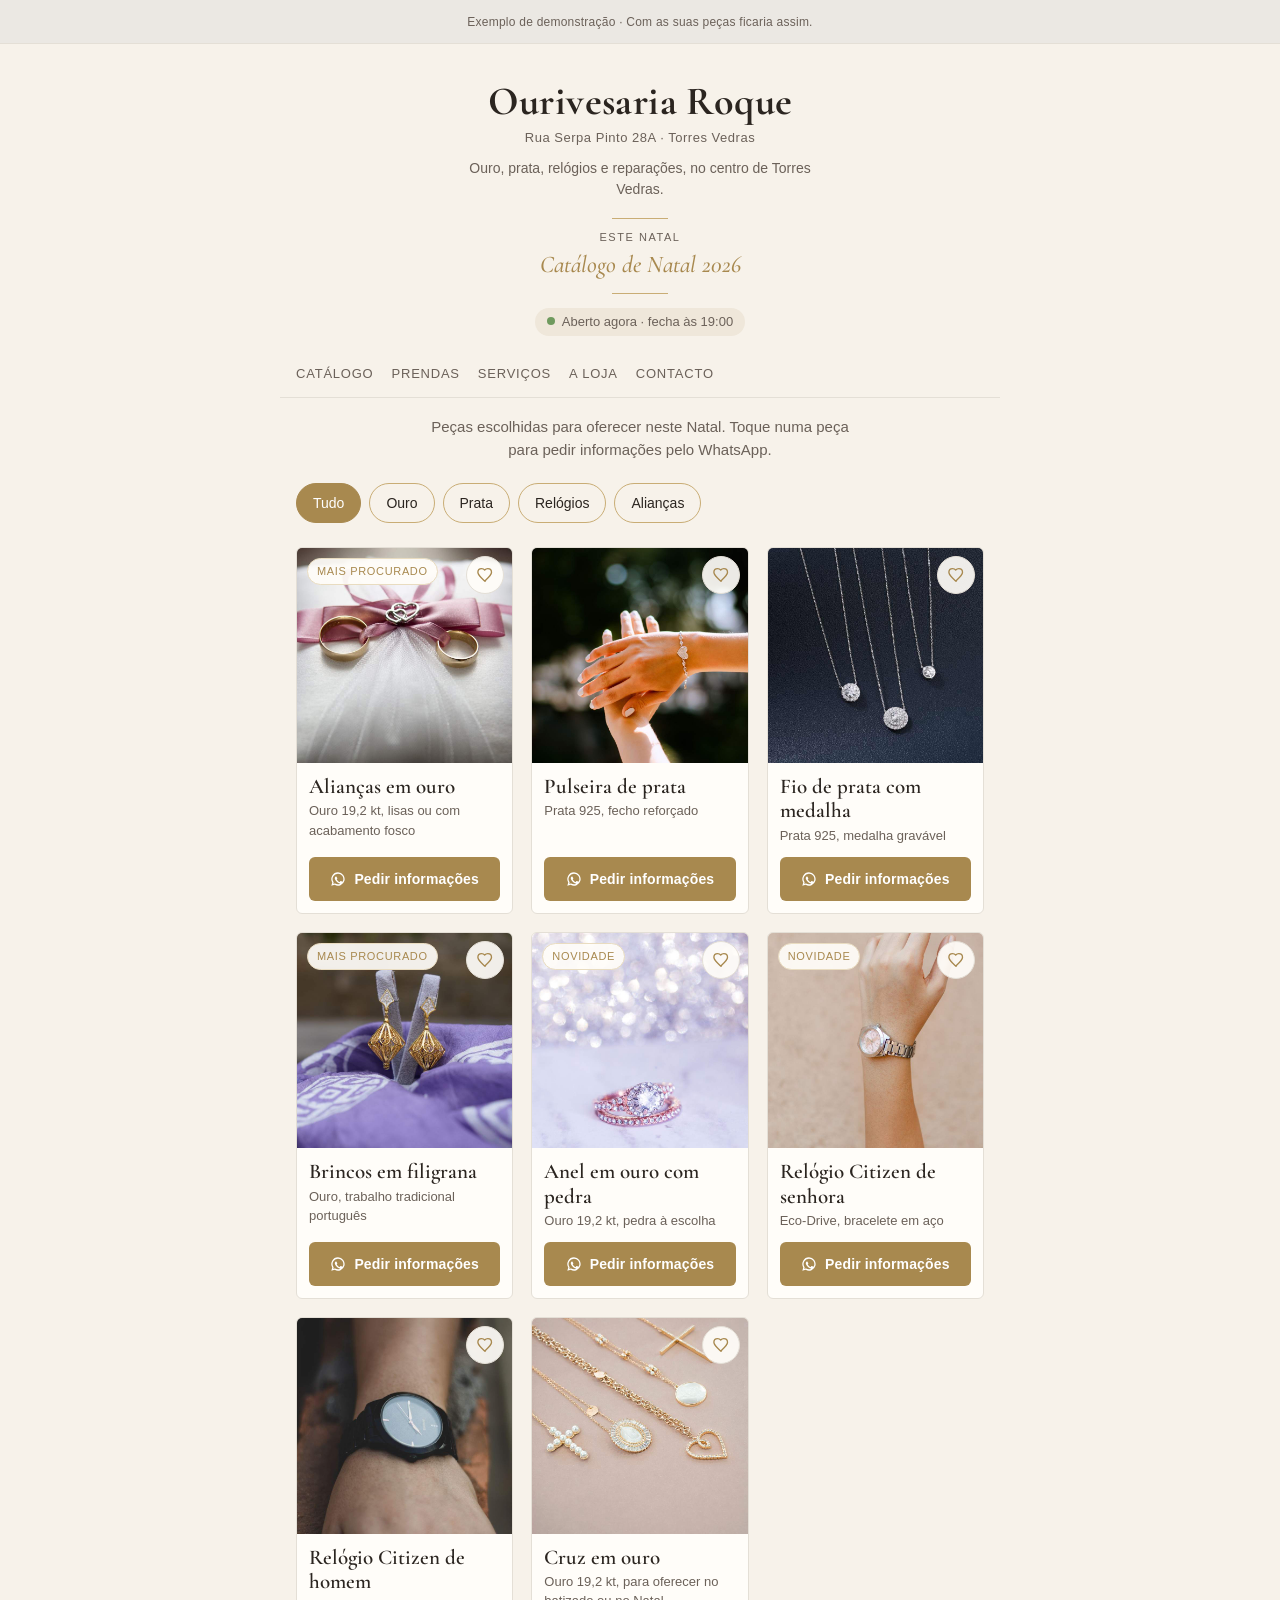
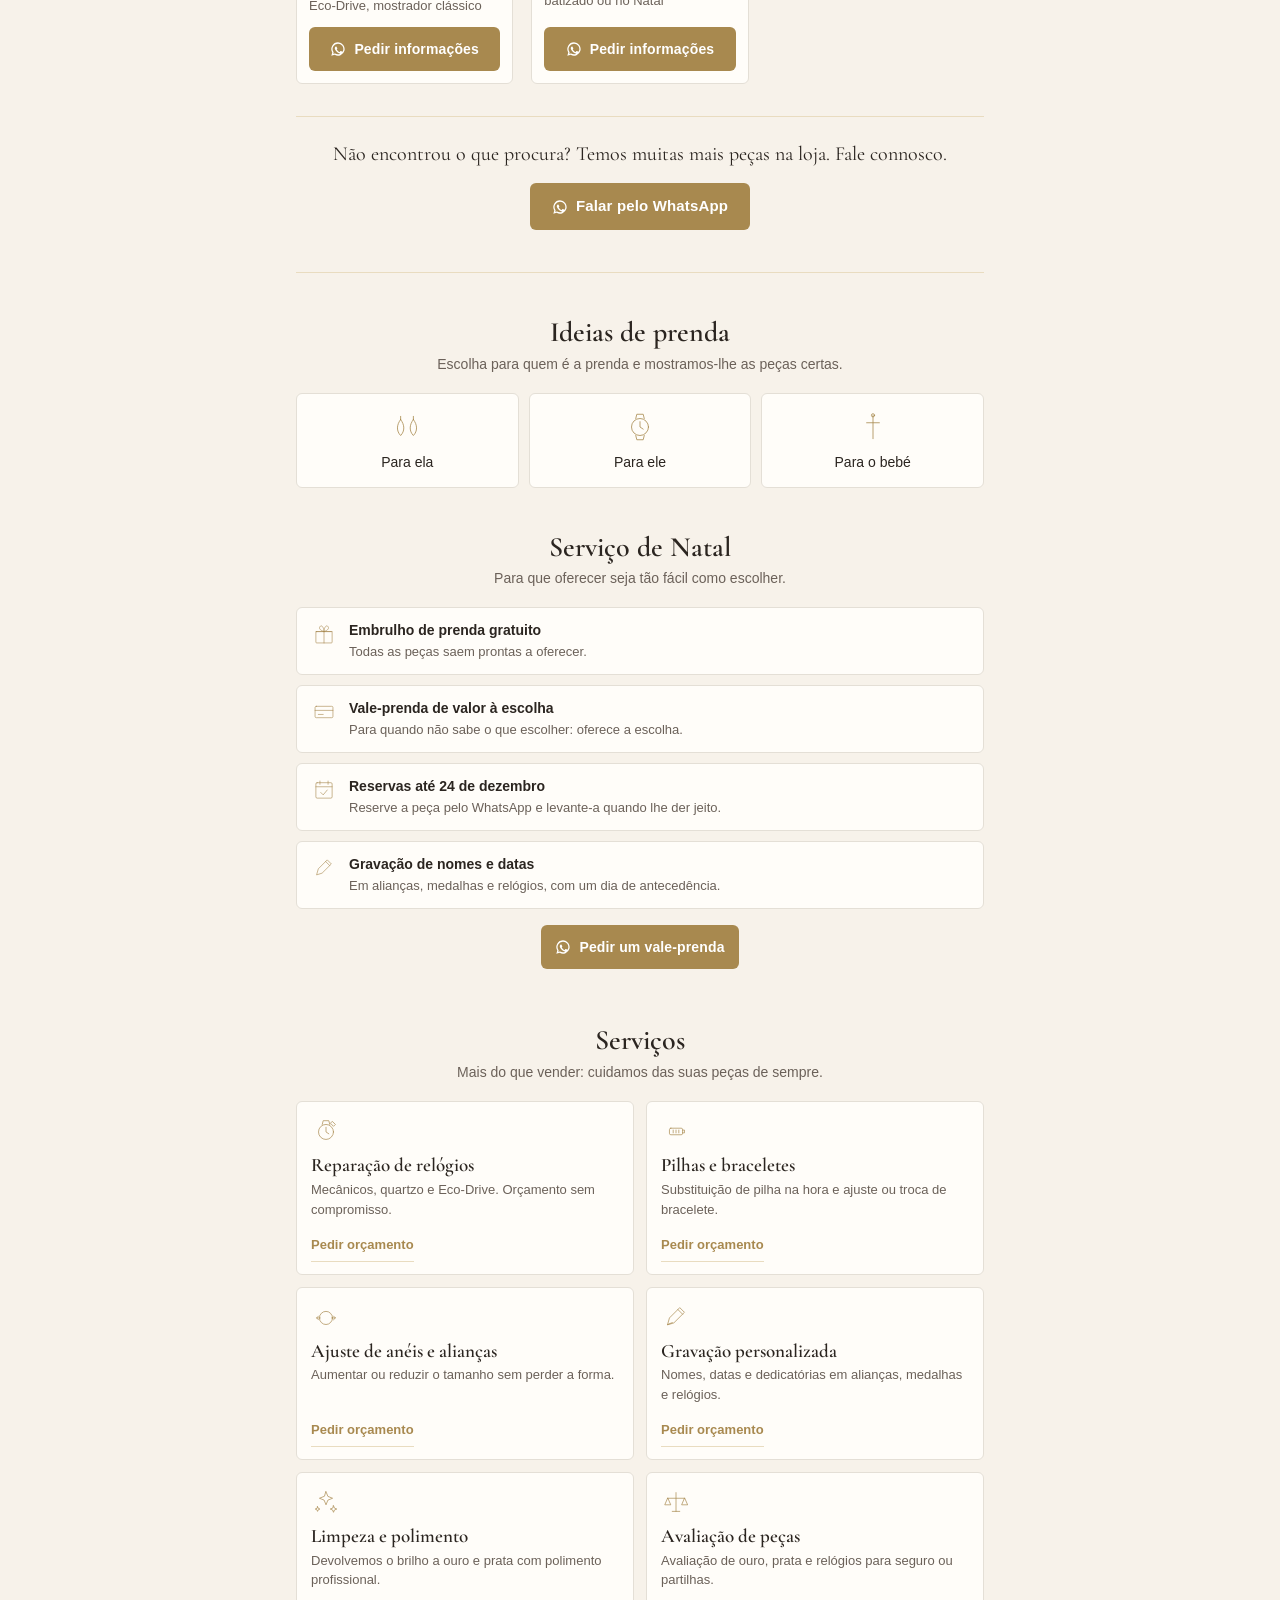
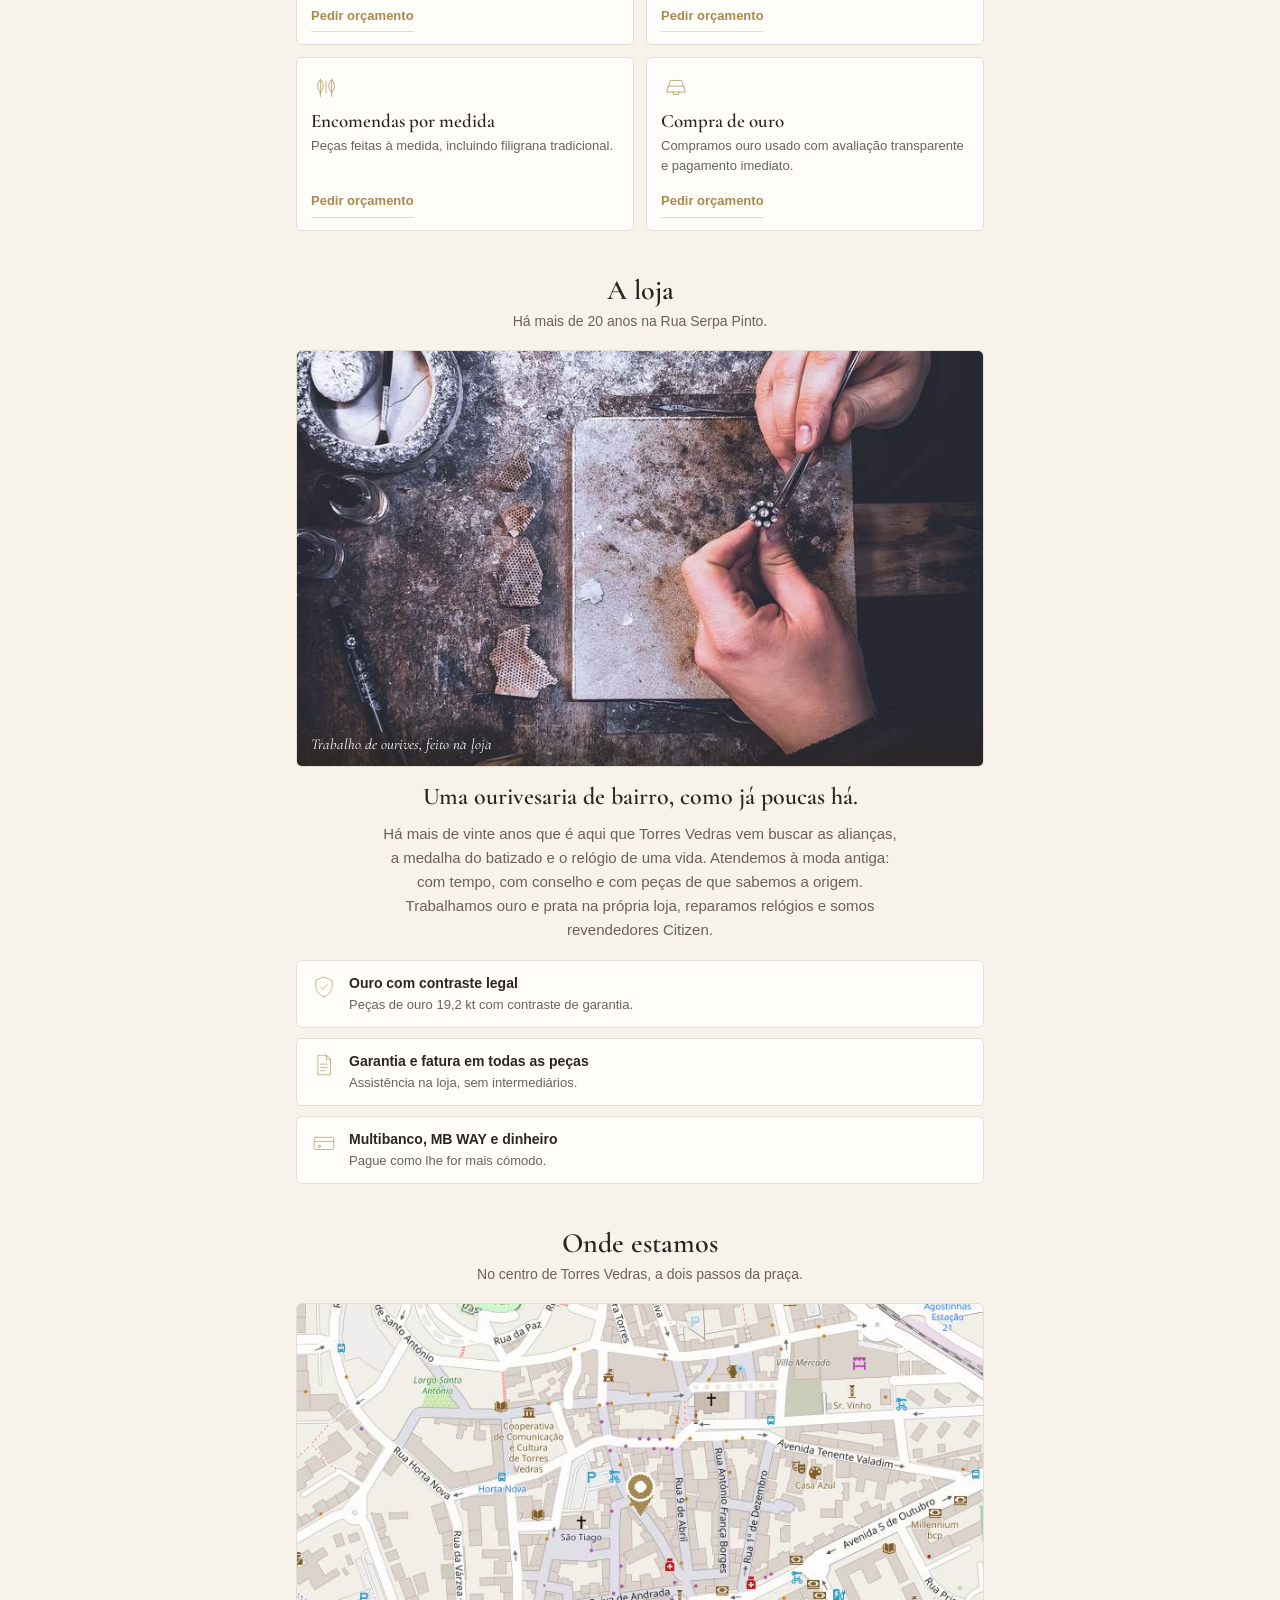
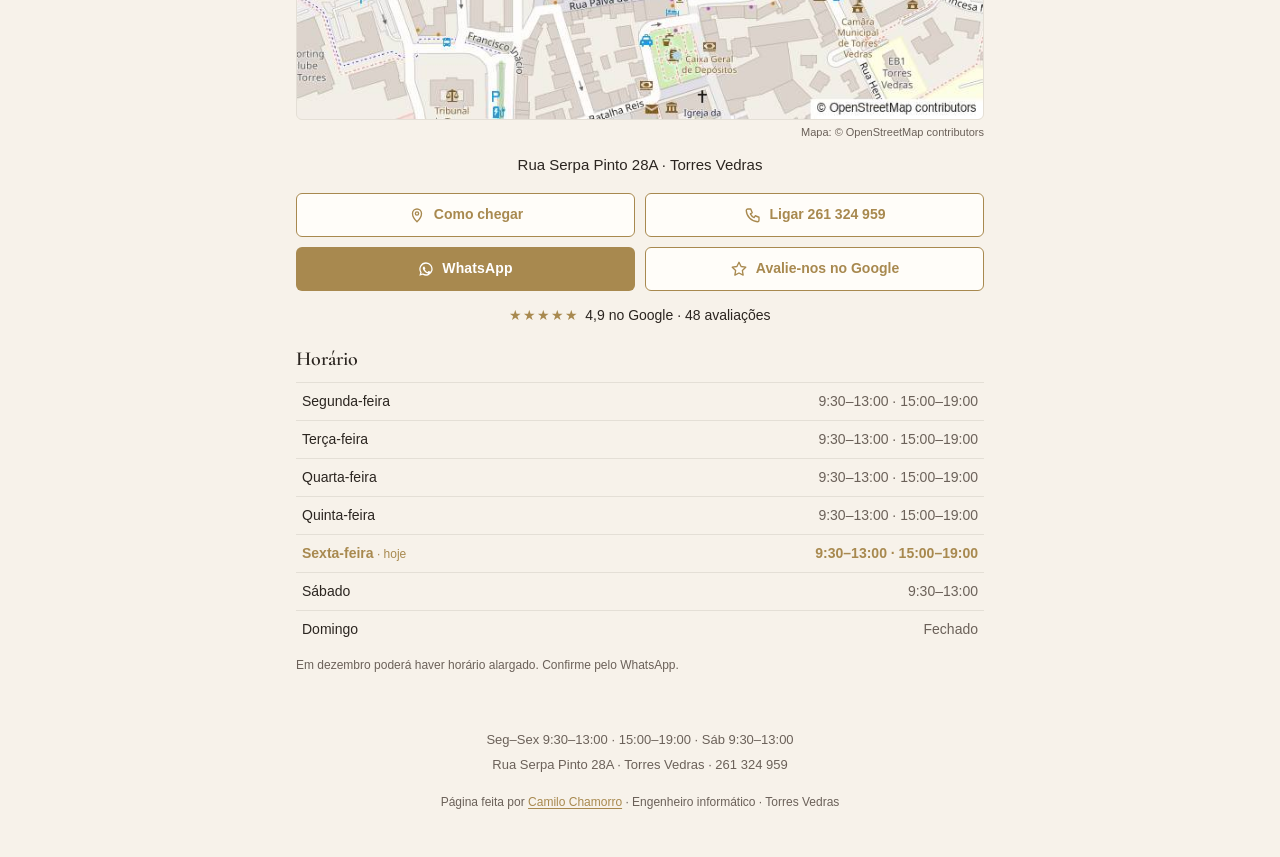
<file: index.html>
<!DOCTYPE html>
<html lang="pt-PT">
<head>
  <meta charset="utf-8">
  <meta name="viewport" content="width=device-width, initial-scale=1, viewport-fit=cover">
  <meta name="robots" content="noindex, nofollow">
  <meta name="theme-color" content="#f7f2ea">
  <meta name="description" content="Ourivesaria e relojoaria em Torres Vedras: ouro, prata, relógios Citizen, alianças e reparações. Catálogo de Natal 2026.">
  <title>Ourivesaria Roque · Torres Vedras</title>
  <link rel="preconnect" href="https://fonts.googleapis.com">
  <link rel="preconnect" href="https://fonts.gstatic.com" crossorigin>
  <link href="https://fonts.googleapis.com/css2?family=Cormorant+Garamond:ital,wght@0,600;0,700;1,500&display=swap" rel="stylesheet">
  <link rel="stylesheet" href="assets/style.css">
  <link rel="manifest" href="manifest.webmanifest">
  <link rel="icon" href="data:image/svg+xml,%3Csvg xmlns='http://www.w3.org/2000/svg' viewBox='0 0 32 32'%3E%3Crect width='32' height='32' rx='6' fill='%23f7f2ea'/%3E%3Ccircle cx='13' cy='17' r='7' fill='none' stroke='%23a8894f' stroke-width='2'/%3E%3Ccircle cx='19' cy='15' r='7' fill='none' stroke='%23a8894f' stroke-width='2'/%3E%3C/svg%3E">
  <link rel="apple-touch-icon" href="assets/icons/apple-touch-icon.png">
  <meta name="apple-mobile-web-app-title" content="Ourivesaria Roque">
  <noscript>
    <!-- Sem JS: a foto fica por cima do placeholder; se faltar, o pseudo-elemento tapa o ícone de imagem partida. -->
    <style>
      .foto img { z-index: 2; }
      .foto img::after { content: ""; position: absolute; inset: 0; background: linear-gradient(160deg, #efe7da, #f7f2ea); }
    </style>
  </noscript>
  <script type="application/ld+json">
  {
    "@context": "https://schema.org",
    "@type": "JewelryStore",
    "name": "Ourivesaria Roque",
    "description": "Ourivesaria e relojoaria tradicional em Torres Vedras: ouro, prata, relógios, alianças e reparações.",
    "url": "https://kml0001gh.github.io/catalogo-natal/",
    "image": "https://kml0001gh.github.io/catalogo-natal/assets/pecas/aliancas.jpg",
    "telephone": "+351261324959",
    "address": {
      "@type": "PostalAddress",
      "streetAddress": "Rua Serpa Pinto 28A",
      "addressLocality": "Torres Vedras",
      "addressRegion": "Lisboa",
      "addressCountry": "PT"
    },
    "geo": { "@type": "GeoCoordinates", "latitude": 39.09198, "longitude": -9.25951 },
    "openingHoursSpecification": [
      { "@type": "OpeningHoursSpecification", "dayOfWeek": ["Monday","Tuesday","Wednesday","Thursday","Friday"], "opens": "09:30", "closes": "13:00" },
      { "@type": "OpeningHoursSpecification", "dayOfWeek": ["Monday","Tuesday","Wednesday","Thursday","Friday"], "opens": "15:00", "closes": "19:00" },
      { "@type": "OpeningHoursSpecification", "dayOfWeek": "Saturday", "opens": "09:30", "closes": "13:00" }
    ],
    "priceRange": "€€",
    "currenciesAccepted": "EUR",
    "paymentAccepted": "Multibanco, MB WAY, Dinheiro"
  }
  </script>
</head>
<body>

  <div class="demo-band" role="note">Exemplo de demonstração · Com as suas peças ficaria assim.</div>

  <header class="cabecalho">
    <h1>Ourivesaria Roque</h1>
    <p class="morada">Rua Serpa Pinto 28A · Torres Vedras</p>
    <p class="tagline">Ouro, prata, relógios e reparações, no centro de Torres Vedras.</p>
    <p class="subtitulo"><span class="campanha">Este Natal</span>Catálogo de Natal 2026</p>
    <p class="estado" id="estado" hidden></p>
  </header>

  <main>
    <nav class="ancoras" aria-label="Secções">
      <a href="#catalogo">Catálogo</a>
      <a href="#prendas">Prendas</a>
      <a href="#servicos">Serviços</a>
      <a href="#loja">A loja</a>
      <a href="#contacto">Contacto</a>
    </nav>

    <p class="intro" id="catalogo">Peças escolhidas para oferecer neste Natal. Toque numa peça para pedir informações pelo WhatsApp.</p>

    <nav class="filtros" aria-label="Filtrar por categoria">
      <button type="button" class="chip" data-filtro="tudo" aria-pressed="true">Tudo</button>
      <button type="button" class="chip" data-filtro="ouro" aria-pressed="false">Ouro</button>
      <button type="button" class="chip" data-filtro="prata" aria-pressed="false">Prata</button>
      <button type="button" class="chip" data-filtro="relogios" aria-pressed="false">Relógios</button>
      <button type="button" class="chip" data-filtro="aliancas" aria-pressed="false">Alianças</button>
      <button type="button" class="chip" data-filtro="guardados" id="chip-guardados" aria-pressed="false" hidden>Guardados (0)</button>
    </nav>

    <p class="filtro-ativo" id="filtro-ativo" hidden>A mostrar: <span></span> <button type="button">Limpar</button></p>

    <ul class="grelha" id="grelha">

      <li class="peca" id="aliancas" data-cat="aliancas" data-nome="Alianças em ouro" data-para="ela ele">
        <figure class="foto">
          <span class="badge">Mais procurado</span>
          <button type="button" class="fav" aria-pressed="false" aria-label="Guardar: Alianças em ouro" hidden><svg viewBox="0 0 24 24" aria-hidden="true"><path d="M12 20.5l-1.3-1.2C5.6 14.7 2.5 11.9 2.5 8.4 2.5 5.6 4.7 3.5 7.5 3.5c1.6 0 3.1.7 4.1 1.9a5.4 5.4 0 0 1 4.1-1.9c2.8 0 5 2.1 5 4.9 0 3.5-3.1 6.3-8.2 10.9L12 20.5z"/></svg></button>
          <img src="assets/pecas/aliancas.jpg" alt="" width="800" height="800" loading="lazy" decoding="async" onerror="this.remove()">
          <div class="ph">
            <svg viewBox="0 0 64 64" aria-hidden="true"><circle cx="25" cy="34" r="14"/><circle cx="39" cy="30" r="14"/></svg>
            <span>Alianças em ouro</span>
          </div>
        </figure>
        <h2>Alianças em ouro</h2>
        <p>Ouro 19,2 kt, lisas ou com acabamento fosco</p>
        <a class="btn-wa" href="https://wa.me/351963499241?text=Ol%C3%A1%2C%20vi%20o%20cat%C3%A1logo%20de%20Natal%20da%20Ourivesaria%20Roque%20e%20gostava%20de%20saber%20mais%20sobre%3A%20Alian%C3%A7as%20em%20ouro." target="_blank" rel="noopener">Pedir informações</a>
      </li>

      <li class="peca" id="pulseira-prata" data-cat="prata" data-nome="Pulseira de prata" data-para="ela">
        <figure class="foto">
          <button type="button" class="fav" aria-pressed="false" aria-label="Guardar: Pulseira de prata" hidden><svg viewBox="0 0 24 24" aria-hidden="true"><path d="M12 20.5l-1.3-1.2C5.6 14.7 2.5 11.9 2.5 8.4 2.5 5.6 4.7 3.5 7.5 3.5c1.6 0 3.1.7 4.1 1.9a5.4 5.4 0 0 1 4.1-1.9c2.8 0 5 2.1 5 4.9 0 3.5-3.1 6.3-8.2 10.9L12 20.5z"/></svg></button>
          <img src="assets/pecas/pulseira-prata.jpg" alt="" width="800" height="800" loading="lazy" decoding="async" onerror="this.remove()">
          <div class="ph">
            <svg viewBox="0 0 64 64" aria-hidden="true"><path d="M32 14c10 0 18 8 18 18s-8 18-18 18-18-8-18-18 8-18 18-18z"/><circle cx="32" cy="14" r="4"/><circle cx="48" cy="24" r="4"/><circle cx="48" cy="40" r="4"/><circle cx="32" cy="50" r="4"/><circle cx="16" cy="40" r="4"/><circle cx="16" cy="24" r="4"/></svg>
            <span>Pulseira de prata</span>
          </div>
        </figure>
        <h2>Pulseira de prata</h2>
        <p>Prata 925, fecho reforçado</p>
        <a class="btn-wa" href="https://wa.me/351963499241?text=Ol%C3%A1%2C%20vi%20o%20cat%C3%A1logo%20de%20Natal%20da%20Ourivesaria%20Roque%20e%20gostava%20de%20saber%20mais%20sobre%3A%20Pulseira%20de%20prata." target="_blank" rel="noopener">Pedir informações</a>
      </li>

      <li class="peca" id="fio-prata" data-cat="prata" data-nome="Fio de prata com medalha" data-para="ela ele">
        <figure class="foto">
          <button type="button" class="fav" aria-pressed="false" aria-label="Guardar: Fio de prata com medalha" hidden><svg viewBox="0 0 24 24" aria-hidden="true"><path d="M12 20.5l-1.3-1.2C5.6 14.7 2.5 11.9 2.5 8.4 2.5 5.6 4.7 3.5 7.5 3.5c1.6 0 3.1.7 4.1 1.9a5.4 5.4 0 0 1 4.1-1.9c2.8 0 5 2.1 5 4.9 0 3.5-3.1 6.3-8.2 10.9L12 20.5z"/></svg></button>
          <img src="assets/pecas/fio-prata.jpg" alt="" width="800" height="800" loading="lazy" decoding="async" onerror="this.remove()">
          <div class="ph">
            <svg viewBox="0 0 64 64" aria-hidden="true"><path d="M14 10c0 18 8 26 18 30 10-4 18-12 18-30"/><circle cx="32" cy="46" r="8"/></svg>
            <span>Fio de prata com medalha</span>
          </div>
        </figure>
        <h2>Fio de prata com medalha</h2>
        <p>Prata 925, medalha gravável</p>
        <a class="btn-wa" href="https://wa.me/351963499241?text=Ol%C3%A1%2C%20vi%20o%20cat%C3%A1logo%20de%20Natal%20da%20Ourivesaria%20Roque%20e%20gostava%20de%20saber%20mais%20sobre%3A%20Fio%20de%20prata%20com%20medalha." target="_blank" rel="noopener">Pedir informações</a>
      </li>

      <li class="peca" id="brincos-filigrana" data-cat="ouro" data-nome="Brincos em filigrana" data-para="ela">
        <figure class="foto">
          <span class="badge">Mais procurado</span>
          <button type="button" class="fav" aria-pressed="false" aria-label="Guardar: Brincos em filigrana" hidden><svg viewBox="0 0 24 24" aria-hidden="true"><path d="M12 20.5l-1.3-1.2C5.6 14.7 2.5 11.9 2.5 8.4 2.5 5.6 4.7 3.5 7.5 3.5c1.6 0 3.1.7 4.1 1.9a5.4 5.4 0 0 1 4.1-1.9c2.8 0 5 2.1 5 4.9 0 3.5-3.1 6.3-8.2 10.9L12 20.5z"/></svg></button>
          <img src="assets/pecas/brincos-filigrana.jpg" alt="" width="800" height="800" loading="lazy" decoding="async" onerror="this.remove()">
          <div class="ph">
            <svg viewBox="0 0 64 64" aria-hidden="true"><path d="M20 12v6M44 12v6"/><path d="M20 18c-8 10-8 22 0 30 8-8 8-20 0-30zM44 18c-8 10-8 22 0 30 8-8 8-20 0-30z"/><path d="M20 26v14M44 26v14"/></svg>
            <span>Brincos em filigrana</span>
          </div>
        </figure>
        <h2>Brincos em filigrana</h2>
        <p>Ouro, trabalho tradicional português</p>
        <a class="btn-wa" href="https://wa.me/351963499241?text=Ol%C3%A1%2C%20vi%20o%20cat%C3%A1logo%20de%20Natal%20da%20Ourivesaria%20Roque%20e%20gostava%20de%20saber%20mais%20sobre%3A%20Brincos%20em%20filigrana." target="_blank" rel="noopener">Pedir informações</a>
      </li>

      <li class="peca" id="anel-ouro" data-cat="ouro" data-nome="Anel em ouro com pedra" data-para="ela">
        <figure class="foto">
          <span class="badge">Novidade</span>
          <button type="button" class="fav" aria-pressed="false" aria-label="Guardar: Anel em ouro com pedra" hidden><svg viewBox="0 0 24 24" aria-hidden="true"><path d="M12 20.5l-1.3-1.2C5.6 14.7 2.5 11.9 2.5 8.4 2.5 5.6 4.7 3.5 7.5 3.5c1.6 0 3.1.7 4.1 1.9a5.4 5.4 0 0 1 4.1-1.9c2.8 0 5 2.1 5 4.9 0 3.5-3.1 6.3-8.2 10.9L12 20.5z"/></svg></button>
          <img src="assets/pecas/anel-ouro.jpg" alt="" width="800" height="800" loading="lazy" decoding="async" onerror="this.remove()">
          <div class="ph">
            <svg viewBox="0 0 64 64" aria-hidden="true"><circle cx="32" cy="38" r="15"/><path d="M24 20l8-8 8 8-8 8z"/></svg>
            <span>Anel em ouro com pedra</span>
          </div>
        </figure>
        <h2>Anel em ouro com pedra</h2>
        <p>Ouro 19,2 kt, pedra à escolha</p>
        <a class="btn-wa" href="https://wa.me/351963499241?text=Ol%C3%A1%2C%20vi%20o%20cat%C3%A1logo%20de%20Natal%20da%20Ourivesaria%20Roque%20e%20gostava%20de%20saber%20mais%20sobre%3A%20Anel%20em%20ouro%20com%20pedra." target="_blank" rel="noopener">Pedir informações</a>
      </li>

      <li class="peca" id="relogio-senhora" data-cat="relogios" data-nome="Relógio Citizen de senhora" data-para="ela">
        <figure class="foto">
          <span class="badge">Novidade</span>
          <button type="button" class="fav" aria-pressed="false" aria-label="Guardar: Relógio Citizen de senhora" hidden><svg viewBox="0 0 24 24" aria-hidden="true"><path d="M12 20.5l-1.3-1.2C5.6 14.7 2.5 11.9 2.5 8.4 2.5 5.6 4.7 3.5 7.5 3.5c1.6 0 3.1.7 4.1 1.9a5.4 5.4 0 0 1 4.1-1.9c2.8 0 5 2.1 5 4.9 0 3.5-3.1 6.3-8.2 10.9L12 20.5z"/></svg></button>
          <img src="assets/pecas/relogio-senhora.jpg" alt="" width="800" height="800" loading="lazy" decoding="async" onerror="this.remove()">
          <div class="ph">
            <svg viewBox="0 0 64 64" aria-hidden="true"><circle cx="32" cy="32" r="16"/><path d="M32 22v10l6 4"/><path d="M24 16l2-8h12l2 8M24 48l2 8h12l2-8"/></svg>
            <span>Relógio Citizen de senhora</span>
          </div>
        </figure>
        <h2>Relógio Citizen de senhora</h2>
        <p>Eco-Drive, bracelete em aço</p>
        <a class="btn-wa" href="https://wa.me/351963499241?text=Ol%C3%A1%2C%20vi%20o%20cat%C3%A1logo%20de%20Natal%20da%20Ourivesaria%20Roque%20e%20gostava%20de%20saber%20mais%20sobre%3A%20Rel%C3%B3gio%20Citizen%20de%20senhora." target="_blank" rel="noopener">Pedir informações</a>
      </li>

      <li class="peca" id="relogio-homem" data-cat="relogios" data-nome="Relógio Citizen de homem" data-para="ele">
        <figure class="foto">
          <button type="button" class="fav" aria-pressed="false" aria-label="Guardar: Relógio Citizen de homem" hidden><svg viewBox="0 0 24 24" aria-hidden="true"><path d="M12 20.5l-1.3-1.2C5.6 14.7 2.5 11.9 2.5 8.4 2.5 5.6 4.7 3.5 7.5 3.5c1.6 0 3.1.7 4.1 1.9a5.4 5.4 0 0 1 4.1-1.9c2.8 0 5 2.1 5 4.9 0 3.5-3.1 6.3-8.2 10.9L12 20.5z"/></svg></button>
          <img src="assets/pecas/relogio-homem.jpg" alt="" width="800" height="800" loading="lazy" decoding="async" onerror="this.remove()">
          <div class="ph">
            <svg viewBox="0 0 64 64" aria-hidden="true"><circle cx="32" cy="32" r="16"/><path d="M32 22v10l6 4"/><path d="M24 16l2-8h12l2 8M24 48l2 8h12l2-8"/></svg>
            <span>Relógio Citizen de homem</span>
          </div>
        </figure>
        <h2>Relógio Citizen de homem</h2>
        <p>Eco-Drive, mostrador clássico</p>
        <a class="btn-wa" href="https://wa.me/351963499241?text=Ol%C3%A1%2C%20vi%20o%20cat%C3%A1logo%20de%20Natal%20da%20Ourivesaria%20Roque%20e%20gostava%20de%20saber%20mais%20sobre%3A%20Rel%C3%B3gio%20Citizen%20de%20homem." target="_blank" rel="noopener">Pedir informações</a>
      </li>

      <li class="peca" id="cruz-ouro" data-cat="ouro" data-nome="Cruz em ouro" data-para="bebe ela ele">
        <figure class="foto">
          <button type="button" class="fav" aria-pressed="false" aria-label="Guardar: Cruz em ouro" hidden><svg viewBox="0 0 24 24" aria-hidden="true"><path d="M12 20.5l-1.3-1.2C5.6 14.7 2.5 11.9 2.5 8.4 2.5 5.6 4.7 3.5 7.5 3.5c1.6 0 3.1.7 4.1 1.9a5.4 5.4 0 0 1 4.1-1.9c2.8 0 5 2.1 5 4.9 0 3.5-3.1 6.3-8.2 10.9L12 20.5z"/></svg></button>
          <img src="assets/pecas/cruz-ouro.jpg" alt="" width="800" height="800" loading="lazy" decoding="async" onerror="this.remove()">
          <div class="ph">
            <svg viewBox="0 0 64 64" aria-hidden="true"><path d="M32 8v48M18 24h28"/><circle cx="32" cy="8" r="3"/></svg>
            <span>Cruz em ouro</span>
          </div>
        </figure>
        <h2>Cruz em ouro</h2>
        <p>Ouro 19,2 kt, para oferecer no batizado ou no Natal</p>
        <a class="btn-wa" href="https://wa.me/351963499241?text=Ol%C3%A1%2C%20vi%20o%20cat%C3%A1logo%20de%20Natal%20da%20Ourivesaria%20Roque%20e%20gostava%20de%20saber%20mais%20sobre%3A%20Cruz%20em%20ouro." target="_blank" rel="noopener">Pedir informações</a>
      </li>

    </ul>

    <p class="sem-resultados" id="sem-resultados" hidden>Nenhuma peça nesta seleção.</p>

    <section class="mais">
      <p>Não encontrou o que procura? Temos muitas mais peças na loja. Fale connosco.</p>
      <a class="btn-wa btn-wa--grande" data-generico href="https://wa.me/351963499241?text=Ol%C3%A1%2C%20vi%20a%20demonstra%C3%A7%C3%A3o%20do%20cat%C3%A1logo%20de%20Natal." target="_blank" rel="noopener">Falar pelo WhatsApp</a>
      <p class="centro"><a class="btn-sec" id="btn-guardados" href="#" target="_blank" rel="noopener" hidden><svg viewBox="0 0 24 24" aria-hidden="true"><path d="M12 3a9 9 0 0 0-7.7 13.6L3 21l4.5-1.2A9 9 0 1 0 12 3z"/><path d="M9 9.5c0 3 2.5 5.5 5.5 5.5l1.5-1.5-2-1-1 1a4 4 0 0 1-2.5-2.5l1-1-1-2z"/></svg> Enviar as peças guardadas</a></p>
    </section>

    <section class="sec" id="prendas">
      <h2 class="sec-titulo">Ideias de prenda</h2>
      <p class="sec-sub">Escolha para quem é a prenda e mostramos-lhe as peças certas.</p>
      <div class="tiles">
        <button type="button" class="tile" data-para="ela" aria-pressed="false">
          <svg viewBox="0 0 64 64" aria-hidden="true"><path d="M20 12v6M44 12v6"/><path d="M20 18c-8 10-8 22 0 30 8-8 8-20 0-30zM44 18c-8 10-8 22 0 30 8-8 8-20 0-30z"/></svg>
          Para ela
        </button>
        <button type="button" class="tile" data-para="ele" aria-pressed="false">
          <svg viewBox="0 0 64 64" aria-hidden="true"><circle cx="32" cy="32" r="16"/><path d="M32 22v10l6 4"/><path d="M24 16l2-8h12l2 8M24 48l2 8h12l2-8"/></svg>
          Para ele
        </button>
        <button type="button" class="tile" data-para="bebe" aria-pressed="false">
          <svg viewBox="0 0 64 64" aria-hidden="true"><path d="M32 10v44M20 24h24"/><circle cx="32" cy="10" r="3"/></svg>
          Para o bebé
        </button>
      </div>
    </section>

    <section class="sec" id="natal">
      <h2 class="sec-titulo">Serviço de Natal</h2>
      <p class="sec-sub">Para que oferecer seja tão fácil como escolher.</p>
      <ul class="lista-icones">
        <li><svg viewBox="0 0 64 64" aria-hidden="true"><rect x="12" y="26" width="40" height="28" rx="2"/><path d="M12 26h40M32 26v28"/><path d="M32 26c-6-2-14-6-10-12s10 2 10 12zM32 26c6-2 14-6 10-12s-10 2-10 12z"/></svg><div><strong>Embrulho de prenda gratuito</strong><span>Todas as peças saem prontas a oferecer.</span></div></li>
        <li><svg viewBox="0 0 64 64" aria-hidden="true"><rect x="10" y="18" width="44" height="28" rx="3"/><path d="M10 28h44"/><path d="M18 38h12"/></svg><div><strong>Vale-prenda de valor à escolha</strong><span>Para quando não sabe o que escolher: oferece a escolha.</span></div></li>
        <li><svg viewBox="0 0 64 64" aria-hidden="true"><rect x="12" y="14" width="40" height="38" rx="3"/><path d="M12 24h40M22 10v8M42 10v8"/><path d="M24 38l6 6 10-12"/></svg><div><strong>Reservas até 24 de dezembro</strong><span>Reserve a peça pelo WhatsApp e levante-a quando lhe der jeito.</span></div></li>
        <li><svg viewBox="0 0 64 64" aria-hidden="true"><path d="M14 48l4-14 22-22 10 10-22 22z"/><path d="M36 16l10 10"/></svg><div><strong>Gravação de nomes e datas</strong><span>Em alianças, medalhas e relógios, com um dia de antecedência.</span></div></li>
      </ul>
      <p class="centro"><a class="btn-wa" data-vale href="https://wa.me/351963499241?text=Ol%C3%A1%2C%20vi%20o%20cat%C3%A1logo%20de%20Natal%20da%20Ourivesaria%20Roque%20e%20gostava%20de%20pedir%20um%20vale-prenda." target="_blank" rel="noopener">Pedir um vale-prenda</a></p>
    </section>

    <section class="sec" id="servicos">
      <h2 class="sec-titulo">Serviços</h2>
      <p class="sec-sub">Mais do que vender: cuidamos das suas peças de sempre.</p>
      <ul class="servicos">
      <li>
        <svg viewBox="0 0 64 64" aria-hidden="true"><circle cx="32" cy="34" r="16"/><path d="M32 24v10l6 4"/><path d="M24 18l2-8h12l2 8"/><path d="M46 12l6 6-4 4-6-6z"/></svg>
        <h3>Reparação de relógios</h3>
        <p>Mecânicos, quartzo e Eco-Drive. Orçamento sem compromisso.</p>
        <a href="https://wa.me/351963499241?text=Ol%C3%A1%2C%20vi%20o%20cat%C3%A1logo%20de%20Natal%20da%20Ourivesaria%20Roque%20e%20gostava%20de%20pedir%20um%20or%C3%A7amento%20para%3A%20repara%C3%A7%C3%A3o%20de%20rel%C3%B3gio." data-servico="reparação de relógio" target="_blank" rel="noopener">Pedir orçamento</a>
      </li>
      <li>
        <svg viewBox="0 0 64 64" aria-hidden="true"><rect x="18" y="26" width="28" height="14" rx="3"/><path d="M46 30h4v6h-4"/><path d="M26 30v6M32 30v6M38 30v6"/></svg>
        <h3>Pilhas e braceletes</h3>
        <p>Substituição de pilha na hora e ajuste ou troca de bracelete.</p>
        <a href="https://wa.me/351963499241?text=Ol%C3%A1%2C%20vi%20o%20cat%C3%A1logo%20de%20Natal%20da%20Ourivesaria%20Roque%20e%20gostava%20de%20pedir%20um%20or%C3%A7amento%20para%3A%20substitui%C3%A7%C3%A3o%20de%20pilha%20ou%20bracelete." data-servico="substituição de pilha ou bracelete" target="_blank" rel="noopener">Pedir orçamento</a>
      </li>
      <li>
        <svg viewBox="0 0 64 64" aria-hidden="true"><circle cx="32" cy="34" r="14"/><path d="M12 34h8M44 34h8"/><path d="M16 30l-4 4 4 4M48 30l4 4-4 4"/></svg>
        <h3>Ajuste de anéis e alianças</h3>
        <p>Aumentar ou reduzir o tamanho sem perder a forma.</p>
        <a href="https://wa.me/351963499241?text=Ol%C3%A1%2C%20vi%20o%20cat%C3%A1logo%20de%20Natal%20da%20Ourivesaria%20Roque%20e%20gostava%20de%20pedir%20um%20or%C3%A7amento%20para%3A%20ajuste%20de%20tamanho%20de%20anel%20ou%20alian%C3%A7a." data-servico="ajuste de tamanho de anel ou aliança" target="_blank" rel="noopener">Pedir orçamento</a>
      </li>
      <li>
        <svg viewBox="0 0 64 64" aria-hidden="true"><path d="M14 48l4-14 22-22 10 10-22 22z"/><path d="M36 16l10 10"/><path d="M14 48l10-4"/></svg>
        <h3>Gravação personalizada</h3>
        <p>Nomes, datas e dedicatórias em alianças, medalhas e relógios.</p>
        <a href="https://wa.me/351963499241?text=Ol%C3%A1%2C%20vi%20o%20cat%C3%A1logo%20de%20Natal%20da%20Ourivesaria%20Roque%20e%20gostava%20de%20pedir%20um%20or%C3%A7amento%20para%3A%20grava%C3%A7%C3%A3o%20personalizada." data-servico="gravação personalizada" target="_blank" rel="noopener">Pedir orçamento</a>
      </li>
      <li>
        <svg viewBox="0 0 64 64" aria-hidden="true"><path d="M32 10l4 10 10 4-10 4-4 10-4-10-10-4 10-4z"/><path d="M48 40l2 5 5 2-5 2-2 5-2-5-5-2 5-2z"/><path d="M14 42l1.5 3.5L19 47l-3.5 1.5L14 52l-1.5-3.5L9 47l3.5-1.5z"/></svg>
        <h3>Limpeza e polimento</h3>
        <p>Devolvemos o brilho a ouro e prata com polimento profissional.</p>
        <a href="https://wa.me/351963499241?text=Ol%C3%A1%2C%20vi%20o%20cat%C3%A1logo%20de%20Natal%20da%20Ourivesaria%20Roque%20e%20gostava%20de%20pedir%20um%20or%C3%A7amento%20para%3A%20limpeza%20e%20polimento%20de%20pe%C3%A7as." data-servico="limpeza e polimento de peças" target="_blank" rel="noopener">Pedir orçamento</a>
      </li>
      <li>
        <svg viewBox="0 0 64 64" aria-hidden="true"><path d="M32 12v40"/><path d="M14 24h36"/><path d="M14 24l-6 14h12z"/><path d="M50 24l-6 14h12z"/><path d="M24 52h16"/></svg>
        <h3>Avaliação de peças</h3>
        <p>Avaliação de ouro, prata e relógios para seguro ou partilhas.</p>
        <a href="https://wa.me/351963499241?text=Ol%C3%A1%2C%20vi%20o%20cat%C3%A1logo%20de%20Natal%20da%20Ourivesaria%20Roque%20e%20gostava%20de%20pedir%20um%20or%C3%A7amento%20para%3A%20avalia%C3%A7%C3%A3o%20de%20pe%C3%A7as." data-servico="avaliação de peças" target="_blank" rel="noopener">Pedir orçamento</a>
      </li>
      <li>
        <svg viewBox="0 0 64 64" aria-hidden="true"><path d="M20 44c-8-8-8-20 0-28 8 8 8 20 0 28zM44 44c-8-8-8-20 0-28 8 8 8 20 0 28z"/><path d="M32 20v24"/><path d="M20 16v36M44 16v36"/></svg>
        <h3>Encomendas por medida</h3>
        <p>Peças feitas à medida, incluindo filigrana tradicional.</p>
        <a href="https://wa.me/351963499241?text=Ol%C3%A1%2C%20vi%20o%20cat%C3%A1logo%20de%20Natal%20da%20Ourivesaria%20Roque%20e%20gostava%20de%20pedir%20um%20or%C3%A7amento%20para%3A%20encomenda%20por%20medida." data-servico="encomenda por medida" target="_blank" rel="noopener">Pedir orçamento</a>
      </li>
      <li>
        <svg viewBox="0 0 64 64" aria-hidden="true"><path d="M12 42l4-12h32l4 12z"/><path d="M16 30l4-12h24l4 12"/><path d="M26 42v6h12v-6"/></svg>
        <h3>Compra de ouro</h3>
        <p>Compramos ouro usado com avaliação transparente e pagamento imediato.</p>
        <a href="https://wa.me/351963499241?text=Ol%C3%A1%2C%20vi%20o%20cat%C3%A1logo%20de%20Natal%20da%20Ourivesaria%20Roque%20e%20gostava%20de%20pedir%20um%20or%C3%A7amento%20para%3A%20compra%20de%20ouro." data-servico="compra de ouro" target="_blank" rel="noopener">Pedir orçamento</a>
      </li>
      </ul>
    </section>

    <section class="sec loja" id="loja">
      <h2 class="sec-titulo">A loja</h2>
      <p class="sec-sub">Há mais de 20 anos na Rua Serpa Pinto.</p>
      <figure class="foto foto--wide">
        <img src="assets/loja.jpg" alt="" width="760" height="460" loading="lazy" decoding="async" onerror="this.remove()">
        <div class="ph">
          <svg viewBox="0 0 64 64" aria-hidden="true"><path d="M10 26l4-12h36l4 12"/><path d="M10 26c0 4 3 6 6 6s6-2 6-6c0 4 3 6 6 6s6-2 6-6c0 4 3 6 6 6s6-2 6-6c0 4 3 6 6 6s6-2 6-6"/><path d="M14 32v20h36V32"/><path d="M26 52V40h12v12"/></svg>
          <span>Fotografia da loja</span>
        </div>
        <figcaption>Trabalho de ourives, feito na loja</figcaption>
      </figure>
      <p class="lead">Uma ourivesaria de bairro, como já poucas há.</p>
      <p class="texto">Há mais de vinte anos que é aqui que Torres Vedras vem buscar as alianças, a medalha do batizado e o relógio de uma vida. Atendemos à moda antiga: com tempo, com conselho e com peças de que sabemos a origem. Trabalhamos ouro e prata na própria loja, reparamos relógios e somos revendedores Citizen.</p>
      <ul class="lista-icones">
        <li><svg viewBox="0 0 64 64" aria-hidden="true"><path d="M32 8l20 8v14c0 12-8 22-20 26C20 52 12 42 12 30V16z"/><path d="M24 32l6 6 10-12"/></svg><div><strong>Ouro com contraste legal</strong><span>Peças de ouro 19,2 kt com contraste de garantia.</span></div></li>
        <li><svg viewBox="0 0 64 64" aria-hidden="true"><path d="M18 8h20l10 10v38H18z"/><path d="M38 8v10h10"/><path d="M24 30h16M24 38h16M24 46h10"/></svg><div><strong>Garantia e fatura em todas as peças</strong><span>Assistência na loja, sem intermediários.</span></div></li>
        <li><svg viewBox="0 0 64 64" aria-hidden="true"><rect x="8" y="18" width="48" height="30" rx="3"/><path d="M8 28h48"/><circle cx="20" cy="40" r="3"/></svg><div><strong>Multibanco, MB WAY e dinheiro</strong><span>Pague como lhe for mais cómodo.</span></div></li>
      </ul>
    </section>

    <section class="sec" id="contacto">
      <h2 class="sec-titulo">Onde estamos</h2>
      <p class="sec-sub">No centro de Torres Vedras, a dois passos da praça.</p>
      <a class="mapa-link" data-dir href="https://www.google.com/maps/dir/?api=1&destination=Rua%20Serpa%20Pinto%2028A%2C%20Torres%20Vedras" target="_blank" rel="noopener" aria-label="Abrir o mapa com direções no Google Maps">
        <figure class="foto foto--wide">
          <img src="assets/mapa.jpg" alt="" width="760" height="460" loading="lazy" decoding="async" onerror="this.remove()">
          <div class="ph">
            <svg viewBox="0 0 64 64" aria-hidden="true"><path d="M32 56s-16-14-16-28a16 16 0 0 1 32 0c0 14-16 28-16 28z"/><circle cx="32" cy="28" r="6"/></svg>
            <span>Rua Serpa Pinto 28A</span>
          </div>
        </figure>
      </a>
      <p class="atrib">Mapa: © OpenStreetMap contributors</p>
      <address>Rua Serpa Pinto 28A · Torres Vedras</address>
      <div class="acoes">
        <a class="btn-sec" data-dir href="https://www.google.com/maps/dir/?api=1&destination=Rua%20Serpa%20Pinto%2028A%2C%20Torres%20Vedras" target="_blank" rel="noopener"><svg viewBox="0 0 24 24" aria-hidden="true"><path d="M12 21s-6-5.5-6-11a6 6 0 0 1 12 0c0 5.5-6 11-6 11z"/><circle cx="12" cy="10" r="2.2"/></svg> Como chegar</a>
        <a class="btn-sec" data-tel href="tel:+351261324959"><svg viewBox="0 0 24 24" aria-hidden="true"><path d="M5 4h4l2 5-2.5 1.5a11 11 0 0 0 5 5L15 13l5 2v4a2 2 0 0 1-2 2A16 16 0 0 1 3 6a2 2 0 0 1 2-2z"/></svg> Ligar 261 324 959</a>
        <a class="btn-wa" data-generico href="https://wa.me/351963499241?text=Ol%C3%A1%2C%20vi%20a%20demonstra%C3%A7%C3%A3o%20do%20cat%C3%A1logo%20de%20Natal." target="_blank" rel="noopener">WhatsApp</a>
        <a class="btn-sec" data-google href="https://search.google.com/local/writereview?placeid=ChIJPf7SMcEtHw0RBXhMA-pOBtg" target="_blank" rel="noopener"><svg viewBox="0 0 24 24" aria-hidden="true"><path d="M12 3l2.8 5.7 6.2.9-4.5 4.4 1 6.2L12 17.3 6.5 20.2l1-6.2L3 9.6l6.2-.9z"/></svg> Avalie-nos no Google</a>
      </div>
      <p class="google-nota"><a data-reviews href="https://search.google.com/local/reviews?placeid=ChIJPf7SMcEtHw0RBXhMA-pOBtg" target="_blank" rel="noopener"><span class="estrelas" aria-hidden="true">★★★★★</span> 4,9 no Google · 48 avaliações</a></p>
      <table class="horario" id="horario">
        <caption>Horário</caption>
        <tbody>
        <tr data-dia="1"><td>Segunda-feira</td><td>9:30–13:00 · 15:00–19:00</td></tr>
        <tr data-dia="2"><td>Terça-feira</td><td>9:30–13:00 · 15:00–19:00</td></tr>
        <tr data-dia="3"><td>Quarta-feira</td><td>9:30–13:00 · 15:00–19:00</td></tr>
        <tr data-dia="4"><td>Quinta-feira</td><td>9:30–13:00 · 15:00–19:00</td></tr>
        <tr data-dia="5"><td>Sexta-feira</td><td>9:30–13:00 · 15:00–19:00</td></tr>
        <tr data-dia="6"><td>Sábado</td><td>9:30–13:00</td></tr>
        <tr data-dia="0"><td>Domingo</td><td>Fechado</td></tr>
        </tbody>
      </table>
      <p class="nota">Em dezembro poderá haver horário alargado. Confirme pelo WhatsApp.</p>
      <p class="redes" id="redes" hidden><a data-instagram href="#" target="_blank" rel="noopener">Instagram</a><a data-facebook href="#" target="_blank" rel="noopener">Facebook</a></p>
    </section>
  </main>

  <footer class="rodape">
    <p class="horario-pe">Seg–Sex 9:30–13:00 · 15:00–19:00 · Sáb 9:30–13:00</p>
    <p>Rua Serpa Pinto 28A · Torres Vedras · 261 324 959</p>
    <p class="autor">Página feita por <a data-generico href="https://wa.me/351963499241?text=Ol%C3%A1%2C%20vi%20a%20demonstra%C3%A7%C3%A3o%20do%20cat%C3%A1logo%20de%20Natal." target="_blank" rel="noopener">Camilo Chamorro</a> · Engenheiro informático · Torres Vedras</p>
  </footer>

  <nav class="barra" aria-label="Ações rápidas">
    <a class="principal" data-generico href="https://wa.me/351963499241?text=Ol%C3%A1%2C%20vi%20a%20demonstra%C3%A7%C3%A3o%20do%20cat%C3%A1logo%20de%20Natal." target="_blank" rel="noopener"><svg viewBox="0 0 24 24" aria-hidden="true"><path d="M12 3a9 9 0 0 0-7.7 13.6L3 21l4.5-1.2A9 9 0 1 0 12 3z"/><path d="M9 9.5c0 3 2.5 5.5 5.5 5.5l1.5-1.5-2-1-1 1a4 4 0 0 1-2.5-2.5l1-1-1-2z"/></svg> WhatsApp</a>
    <a data-tel href="tel:+351261324959"><svg viewBox="0 0 24 24" aria-hidden="true"><path d="M5 4h4l2 5-2.5 1.5a11 11 0 0 0 5 5L15 13l5 2v4a2 2 0 0 1-2 2A16 16 0 0 1 3 6a2 2 0 0 1 2-2z"/></svg> Ligar</a>
    <a data-dir href="https://www.google.com/maps/dir/?api=1&destination=Rua%20Serpa%20Pinto%2028A%2C%20Torres%20Vedras" target="_blank" rel="noopener"><svg viewBox="0 0 24 24" aria-hidden="true"><path d="M12 21s-6-5.5-6-11a6 6 0 0 1 12 0c0 5.5-6 11-6 11z"/><circle cx="12" cy="10" r="2.2"/></svg> Como chegar</a>
  </nav>

  <div class="toast" id="toast" role="status" aria-live="polite"></div>

  <dialog class="lb" id="lb" aria-labelledby="lb-nome">
    <div class="lb-foto">
      <button type="button" class="lb-fechar" id="lb-fechar" aria-label="Fechar">×</button>
      <button type="button" class="lb-nav ant" id="lb-ant" aria-label="Peça anterior">‹</button>
      <button type="button" class="lb-nav seg" id="lb-seg" aria-label="Peça seguinte">›</button>
      <img id="lb-img" alt="" hidden>
      <div class="ph" id="lb-ph" hidden></div>
    </div>
    <div class="lb-corpo">
      <h2 id="lb-nome"></h2>
      <p id="lb-desc"></p>
      <div class="lb-acoes">
        <a class="btn-wa" id="lb-wa" href="#" target="_blank" rel="noopener">Pedir informações</a>
        <button type="button" class="btn-sec" id="lb-partilhar"><svg viewBox="0 0 24 24" aria-hidden="true"><path d="M12 15V4"/><path d="M8 8l4-4 4 4"/><path d="M5 12v7a1 1 0 0 0 1 1h12a1 1 0 0 0 1-1v-7"/></svg> Partilhar</button>
      </div>
    </div>
  </dialog>

  <script src="assets/app.js" defer></script>

  <!-- Cloudflare Web Analytics (sem cookies). Substituir TOKEN_AQUI e remover o comentário. Ver README.
  <script defer src="https://static.cloudflareinsights.com/beacon.min.js" data-cf-beacon='{"token": "TOKEN_AQUI"}'></script>
  -->
</body>
</html>
</file>
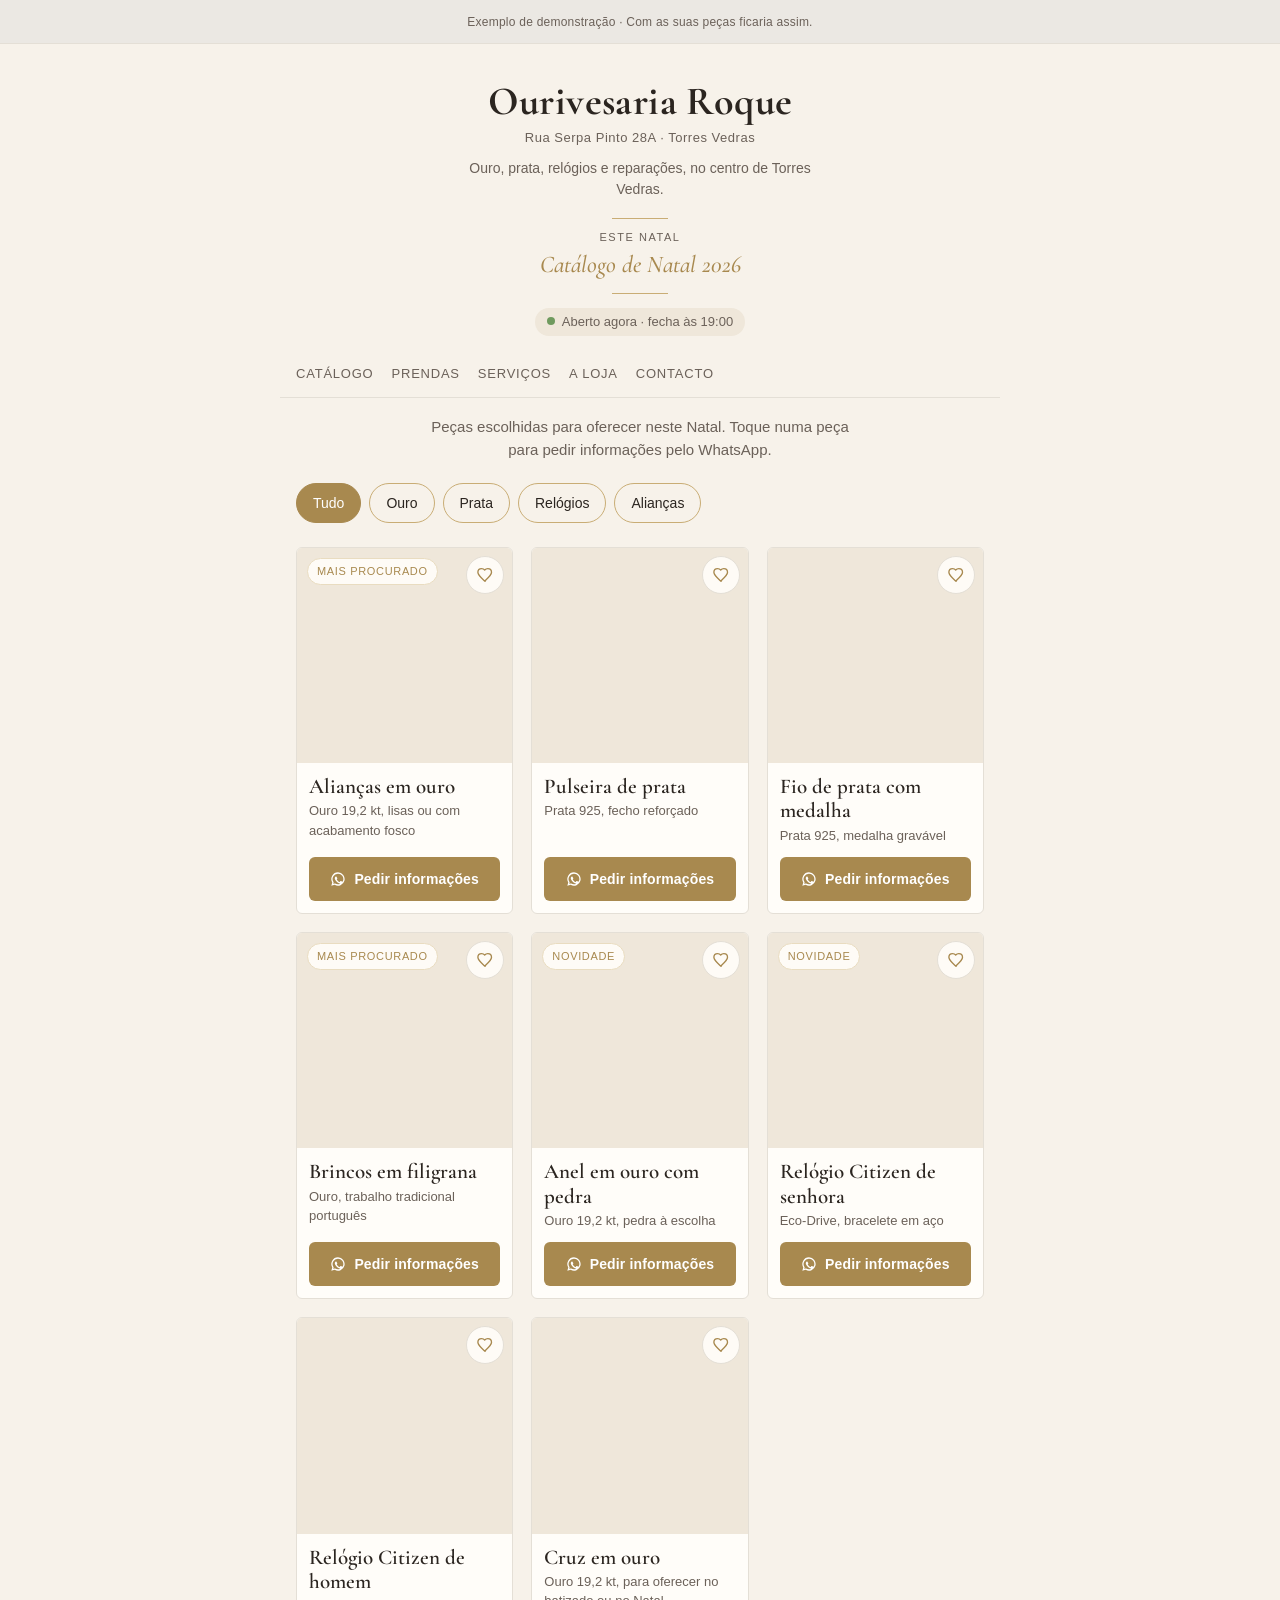
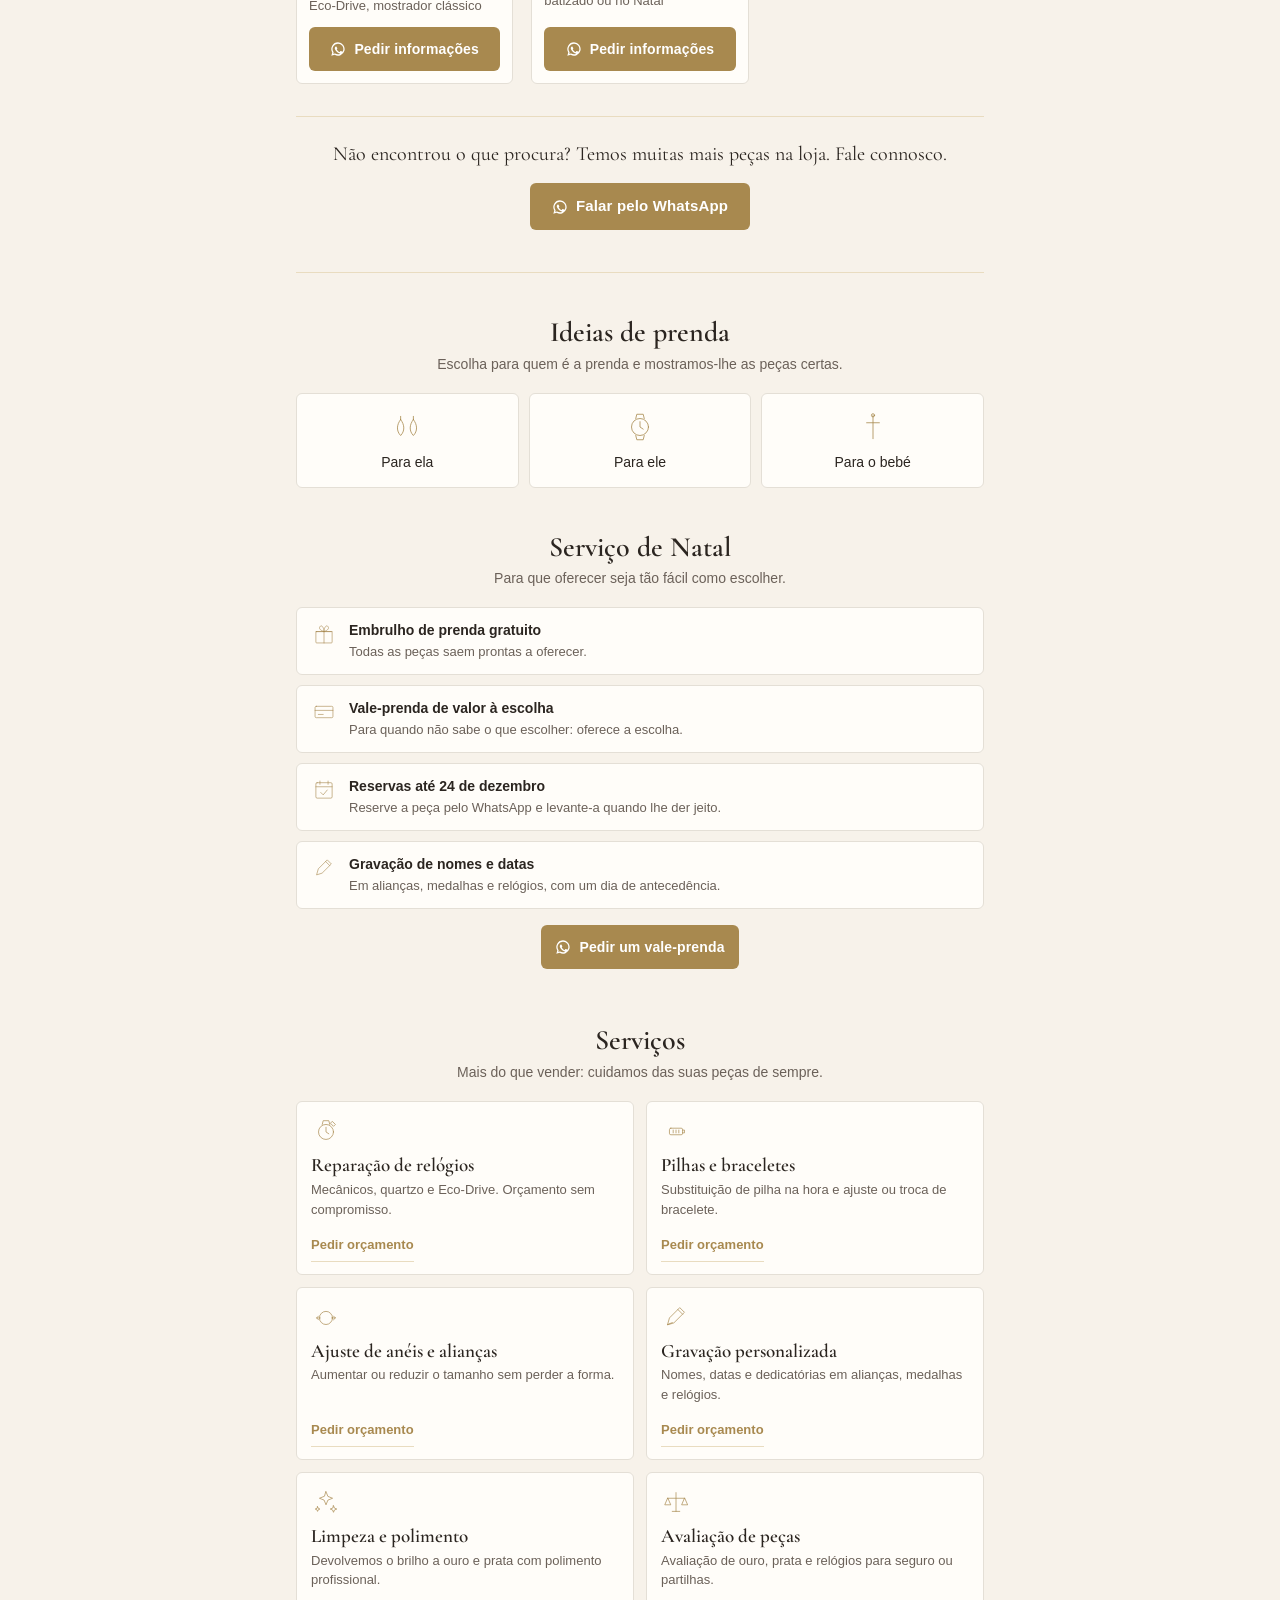
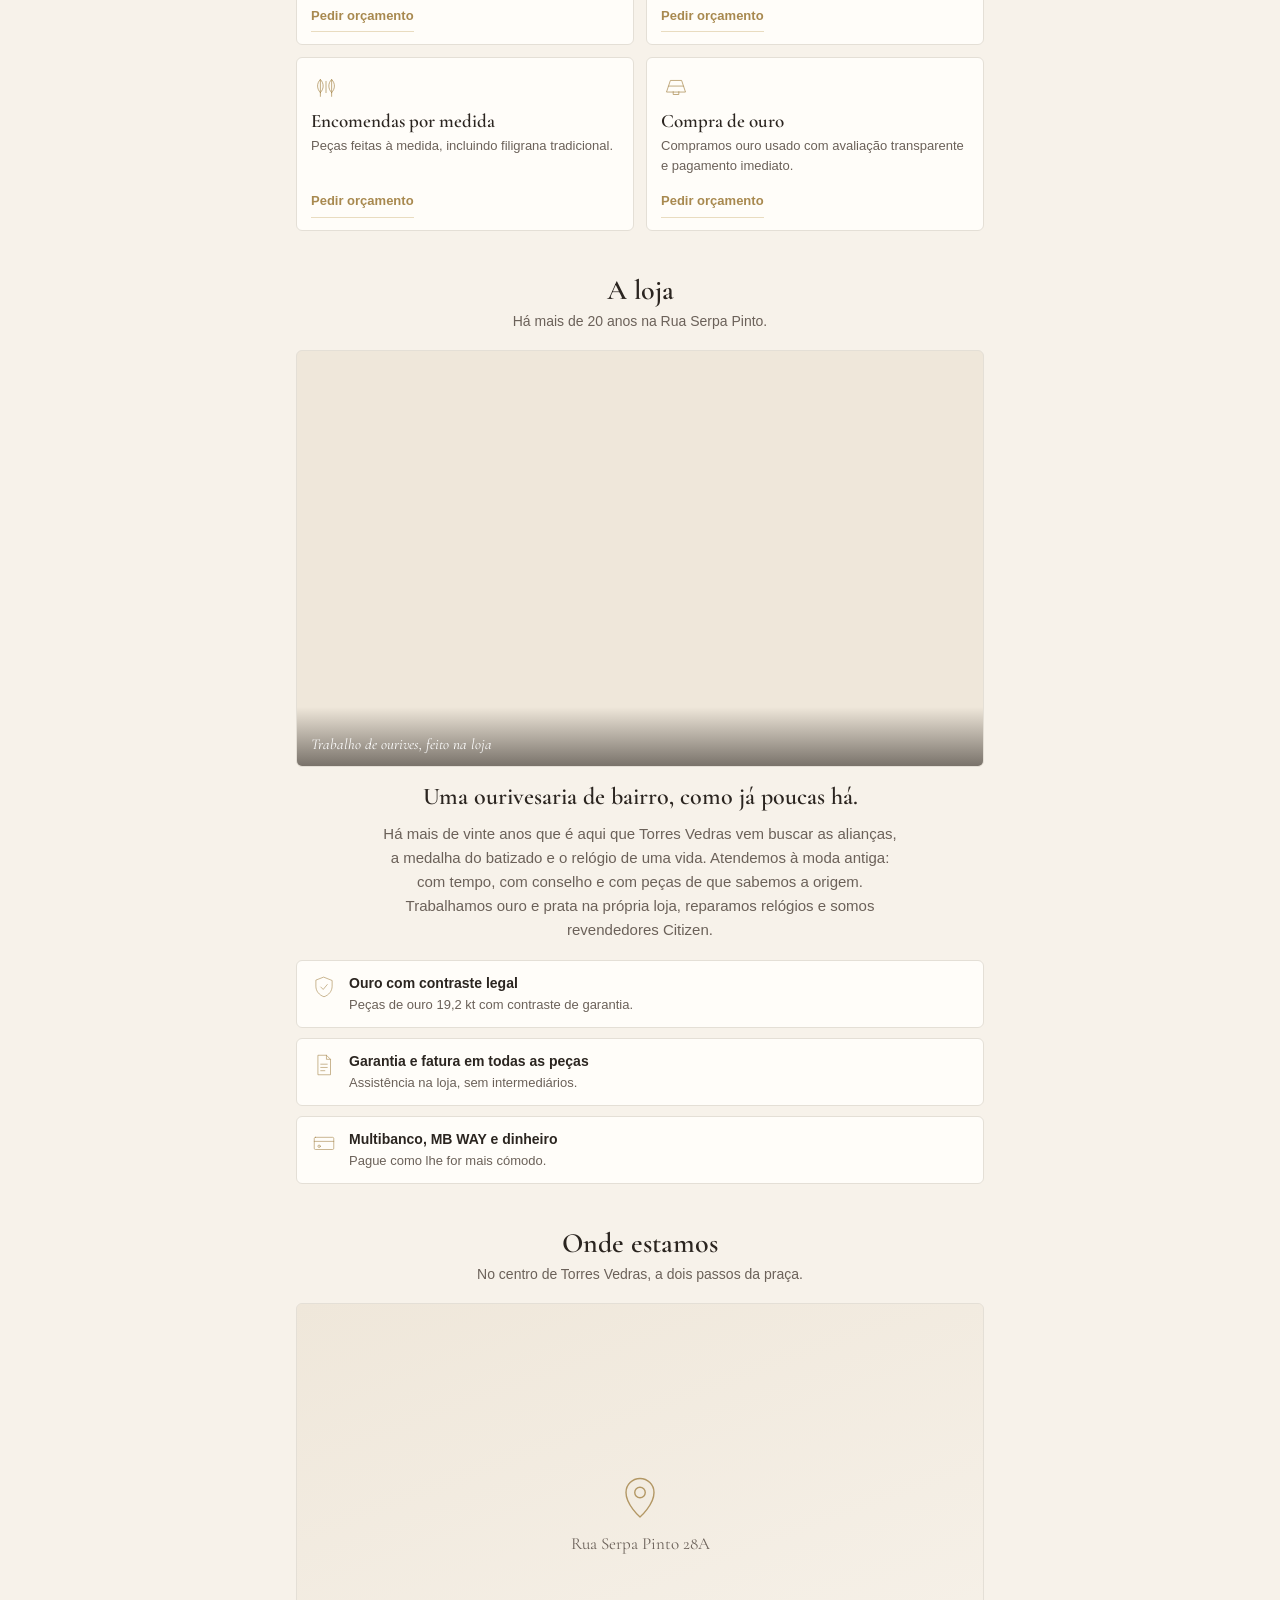
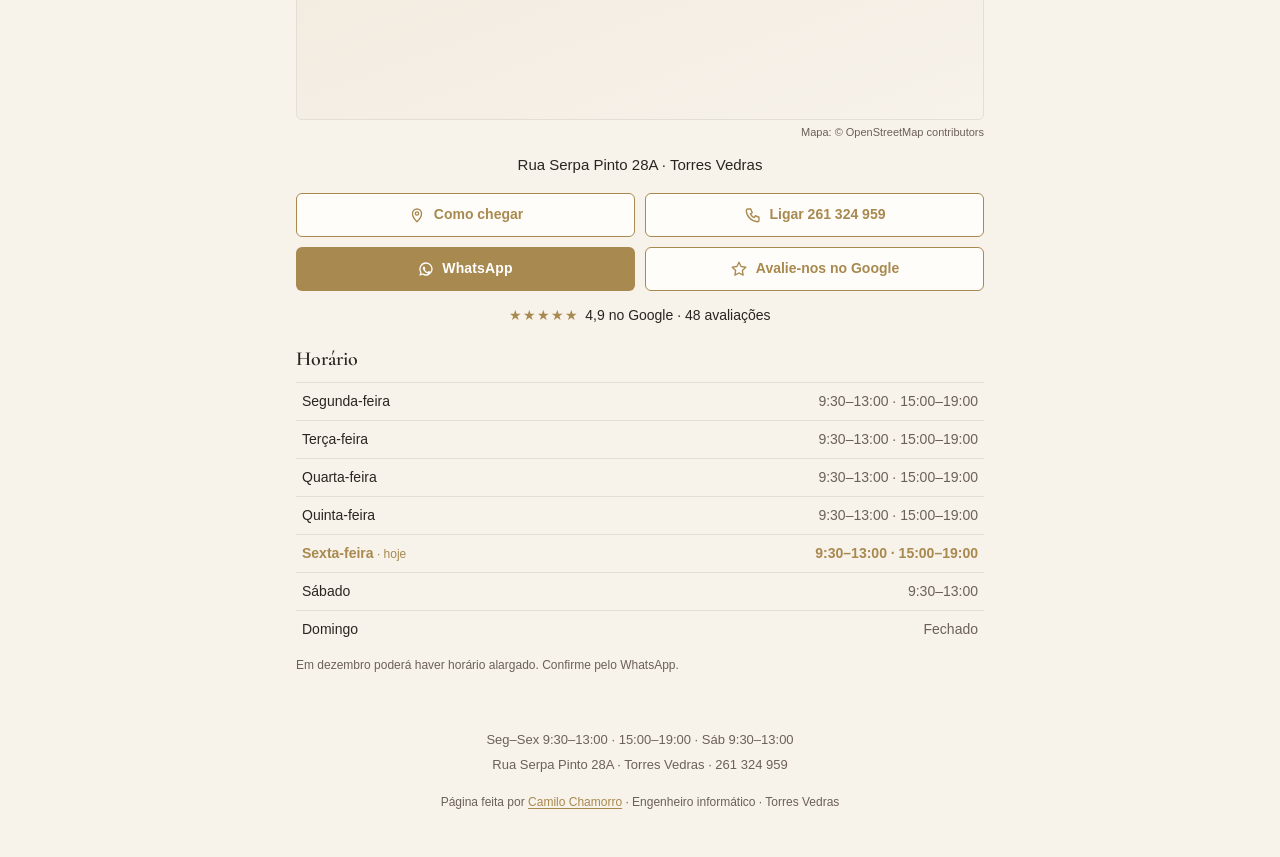
<file: f/index.html>
<!DOCTYPE html>
<html lang="pt-PT">
<head>
  <meta charset="utf-8">
  <meta name="robots" content="noindex, nofollow">
  <meta http-equiv="refresh" content="0; url=../">
  <title>Ourivesaria Roque</title>
  <link rel="canonical" href="../">
  <!-- Entrada "folheto": o QR impresso aponta para aqui. Esta página só conta a visita e segue para a página principal. -->
  <!-- Cloudflare Web Analytics (sem cookies). Substituir TOKEN_AQUI e remover o comentário. Ver README.
  <script defer src="https://static.cloudflareinsights.com/beacon.min.js" data-cf-beacon='{"token": "TOKEN_AQUI"}'></script>
  -->
</head>
<body style="margin:0;background:#f7f2ea;font-family:sans-serif;color:#2b2520;text-align:center;padding:40px 16px">
  <p>A abrir a página da Ourivesaria Roque… <a href="../">Se não abrir, toque aqui.</a></p>
</body>
</html>
</file>
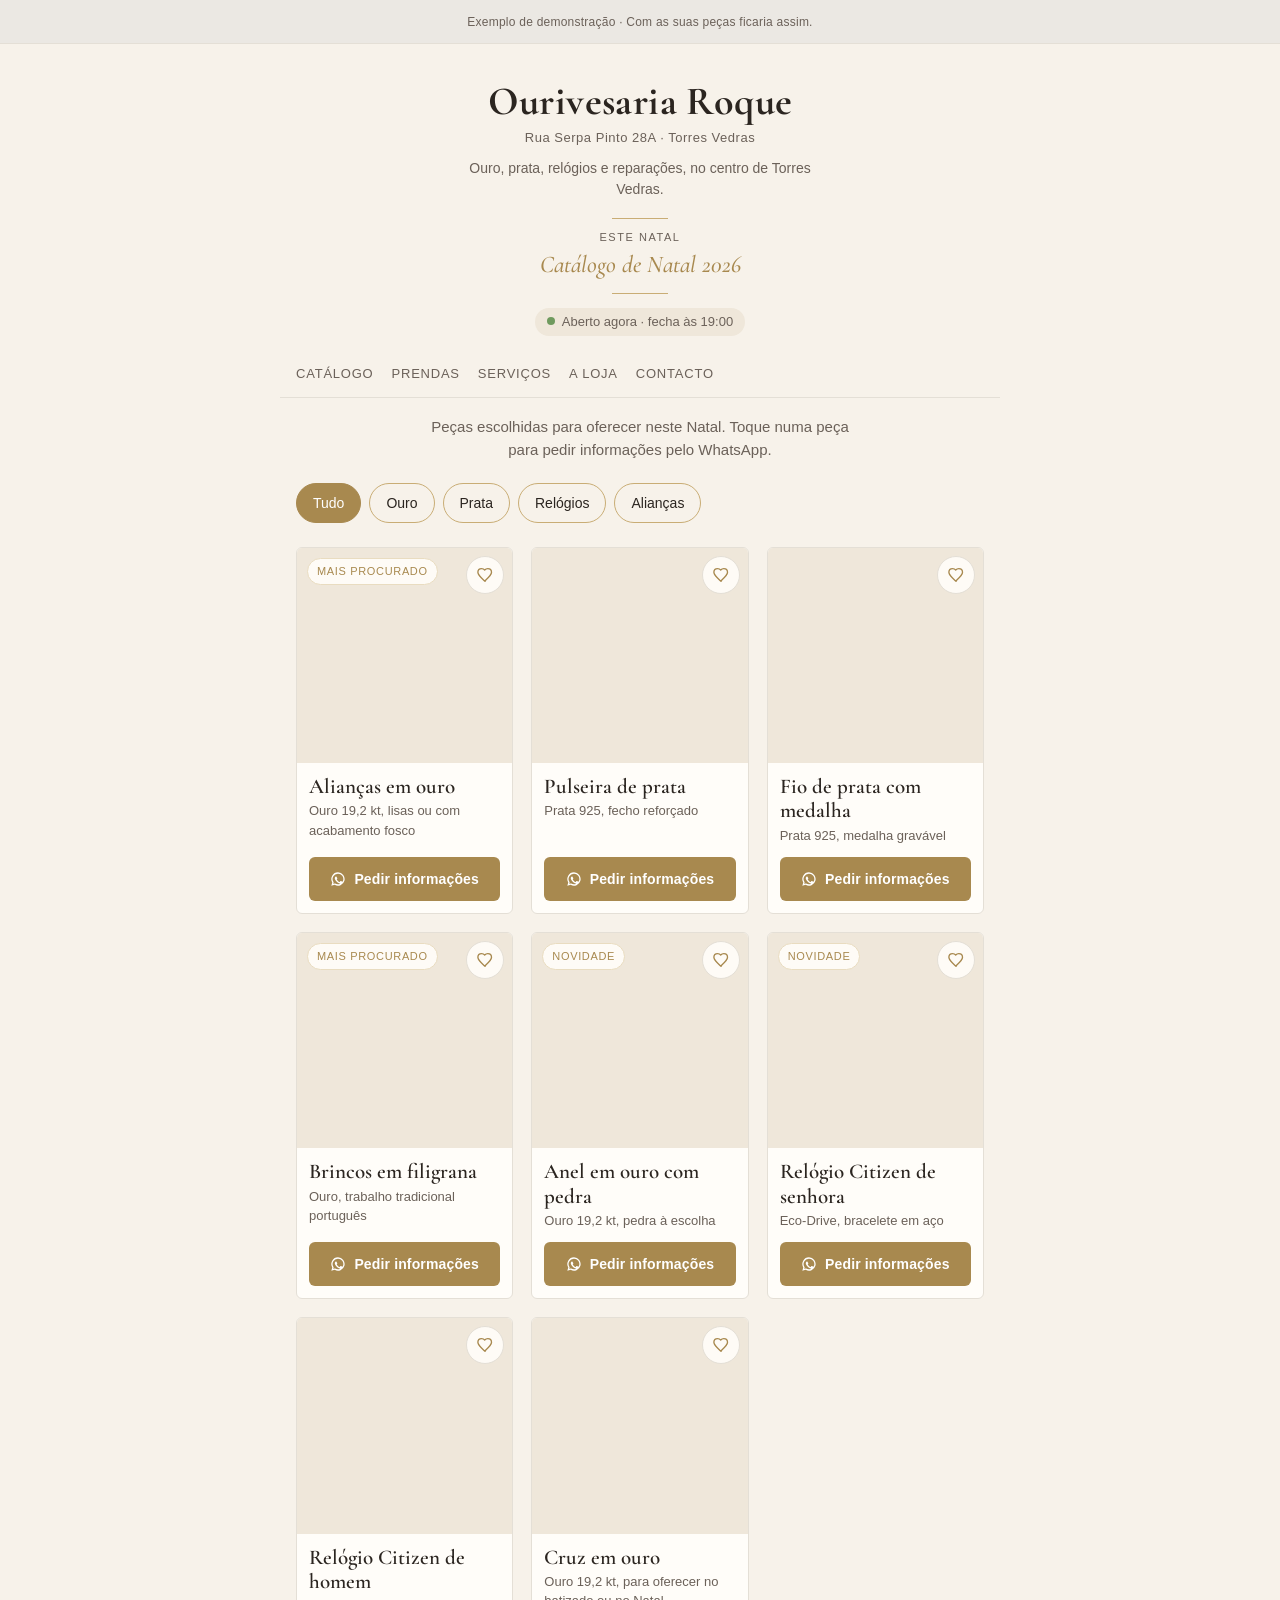
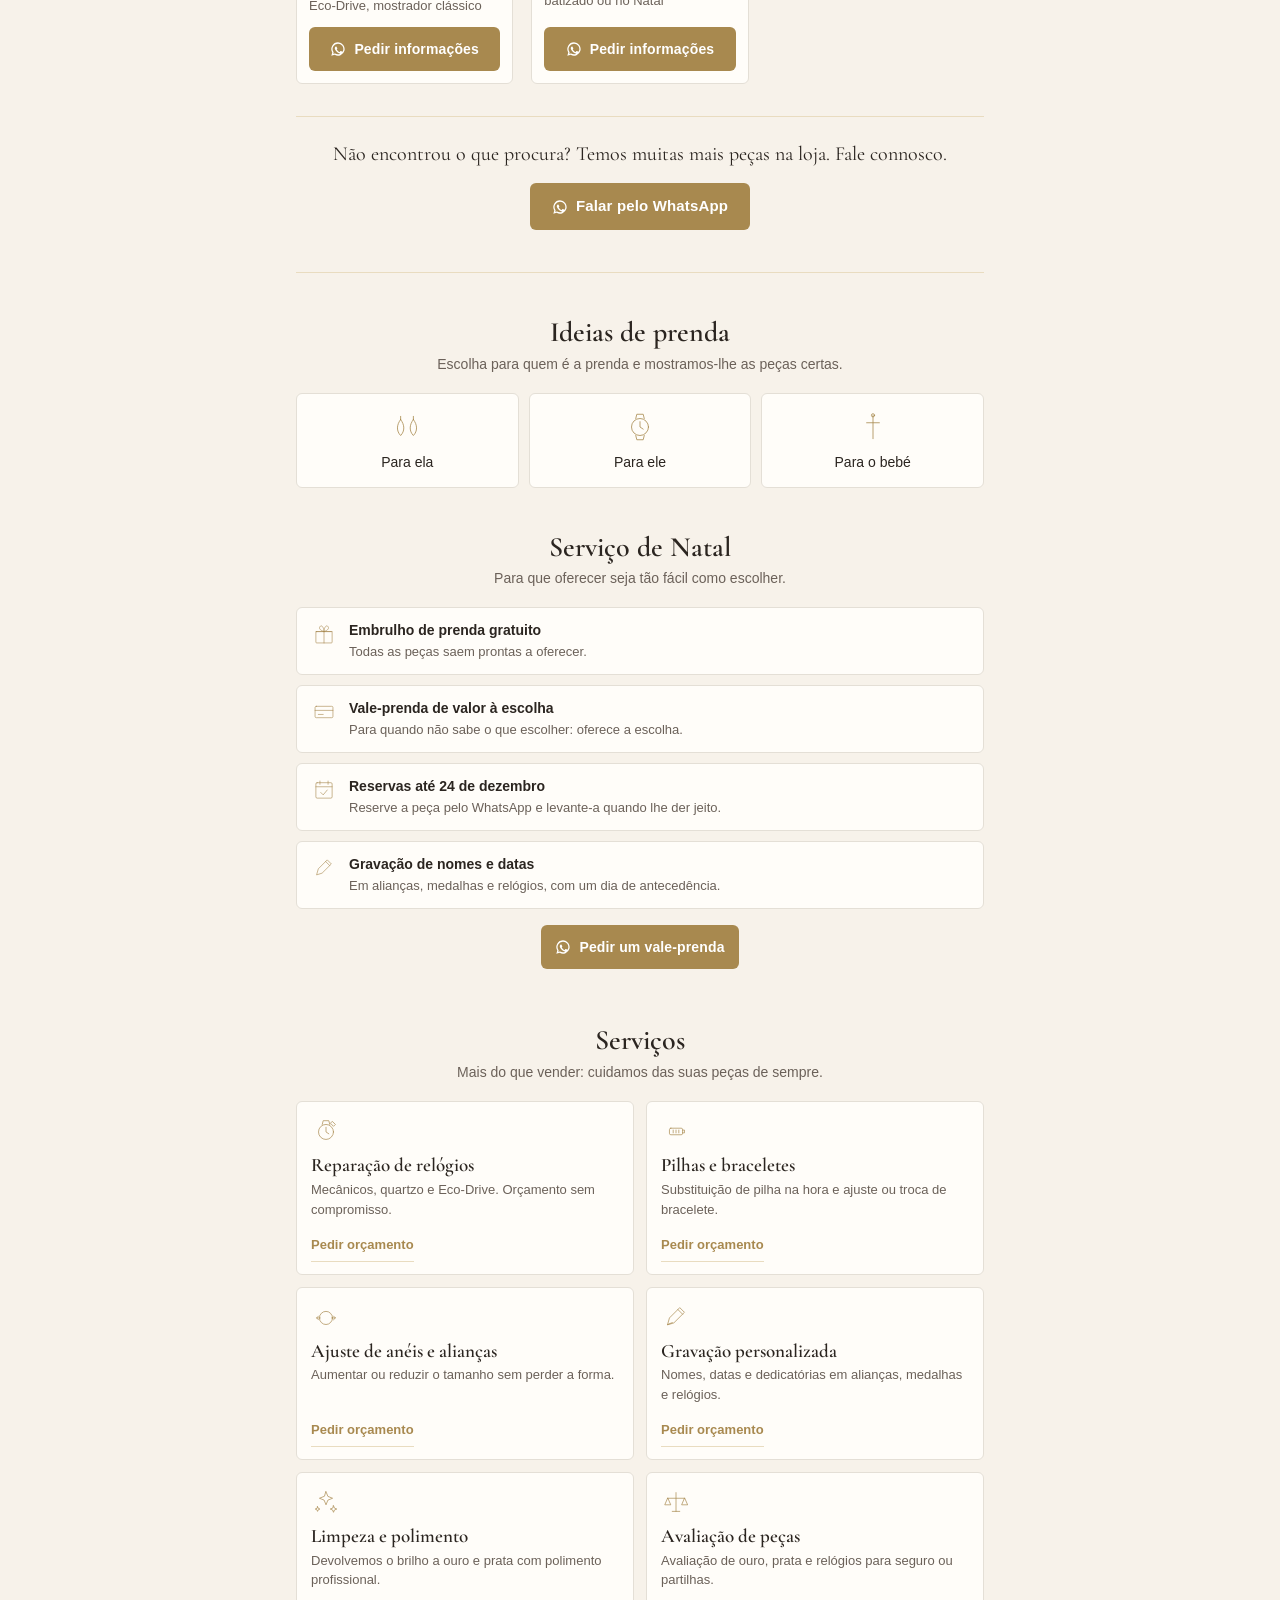
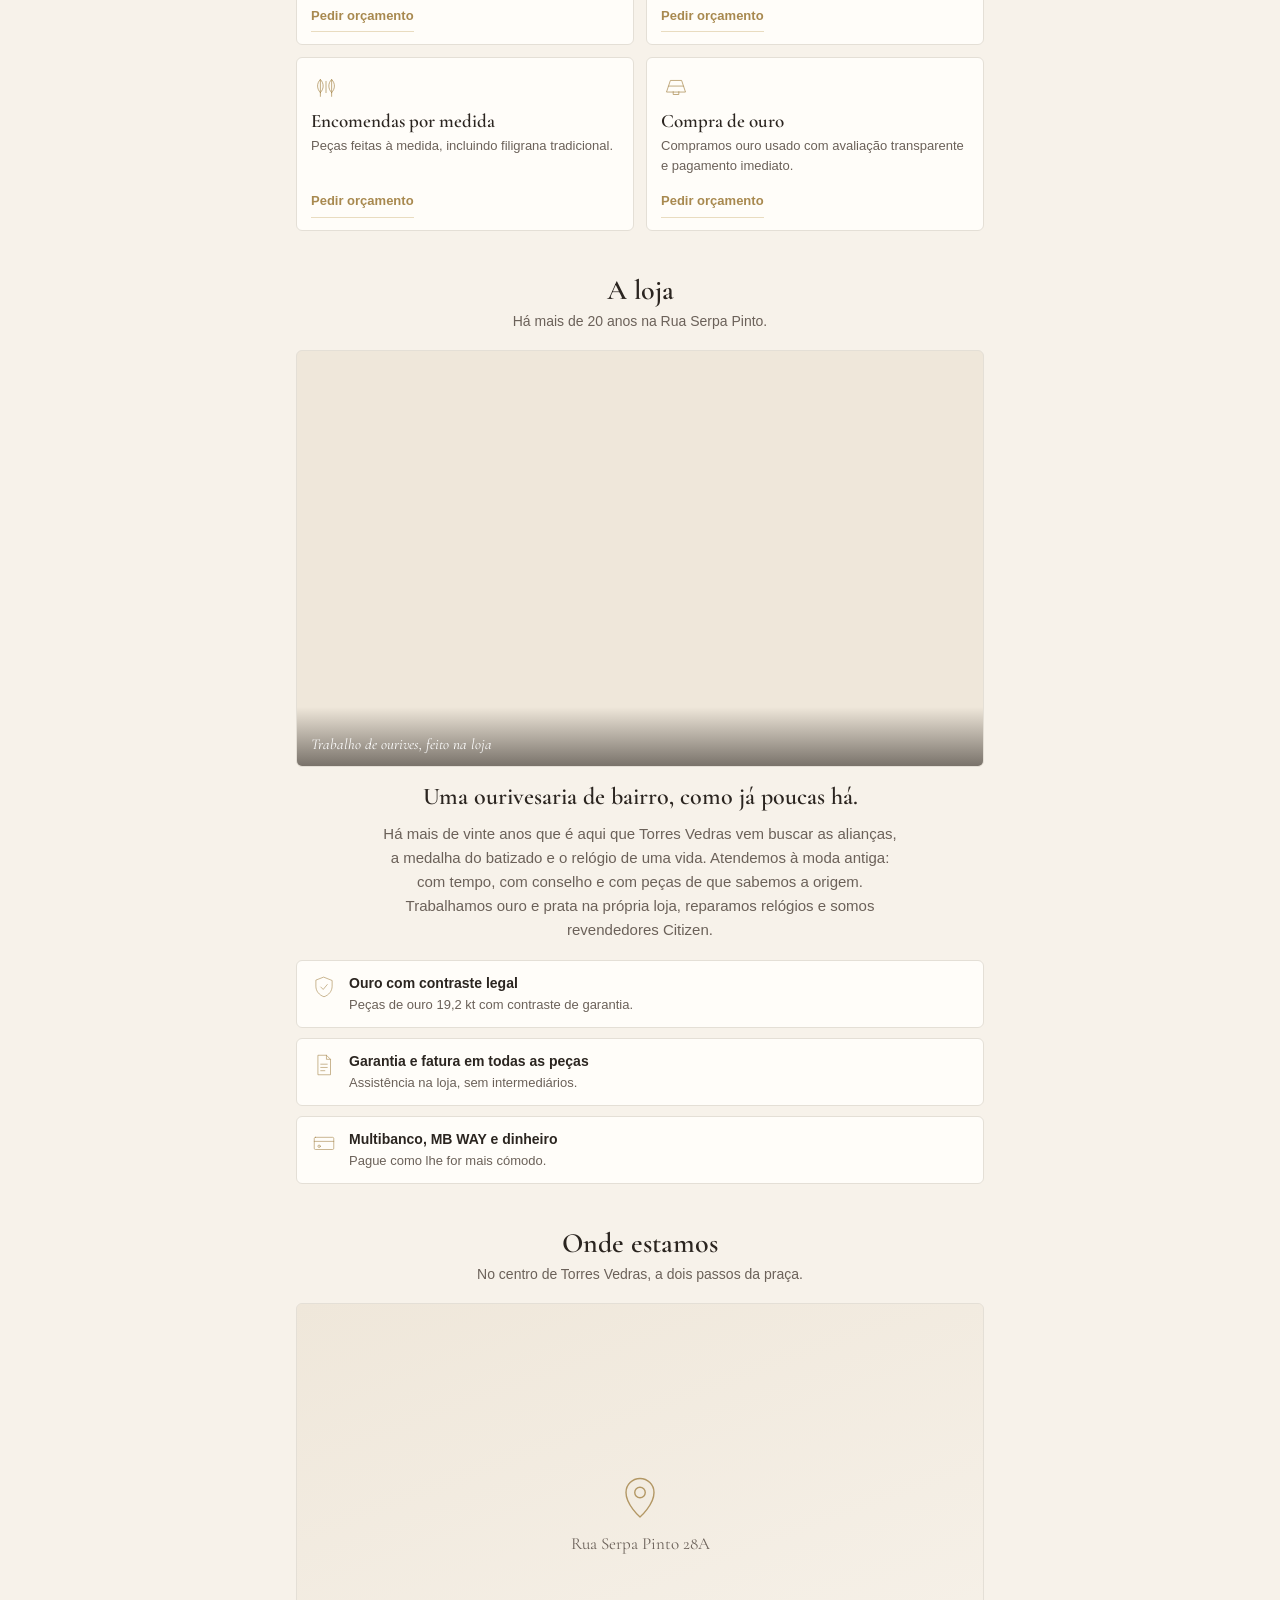
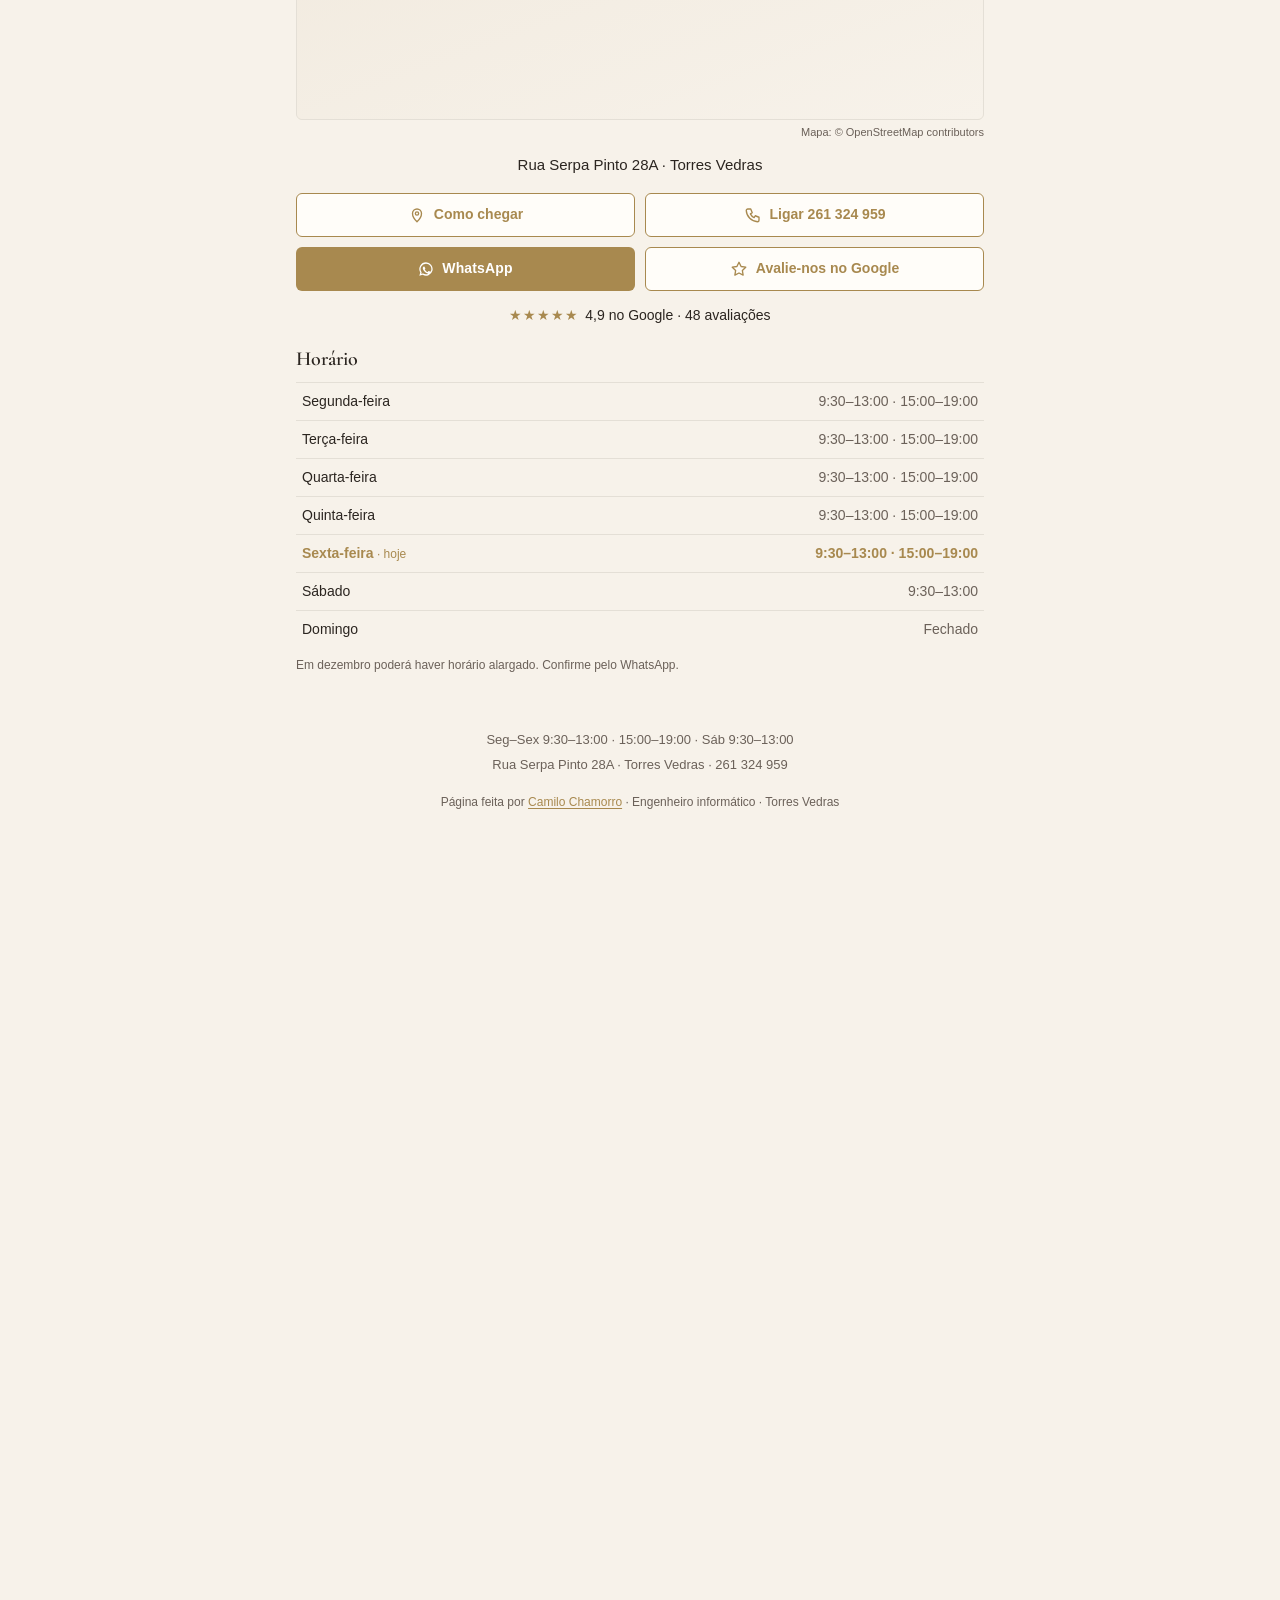
<file: g/index.html>
<!DOCTYPE html>
<html lang="pt-PT">
<head>
  <meta charset="utf-8">
  <meta name="robots" content="noindex, nofollow">
  <meta http-equiv="refresh" content="0; url=../">
  <title>Ourivesaria Roque</title>
  <link rel="canonical" href="../">
  <!-- Entrada "google": o botão "Website" da ficha do Google Maps aponta para aqui. Esta página só conta a visita e segue para a página principal. -->
  <!-- Cloudflare Web Analytics (sem cookies). Substituir TOKEN_AQUI e remover o comentário. Ver README.
  <script defer src="https://static.cloudflareinsights.com/beacon.min.js" data-cf-beacon='{"token": "TOKEN_AQUI"}'></script>
  -->
</head>
<body style="margin:0;background:#f7f2ea;font-family:sans-serif;color:#2b2520;text-align:center;padding:40px 16px">
  <p>A abrir a página da Ourivesaria Roque… <a href="../">Se não abrir, toque aqui.</a></p>
</body>
</html>
</file>
<file: assets/style.css>
/* Ourivesaria Roque · Catálogo de Natal 2026 — demo estática
   Mobile-first (390px). Em ecrãs largos centra-se a 720px. */

:root {
  --crema: #f7f2ea;
  --crema-2: #efe7da;
  --tinta: #2b2520;
  --tinta-2: #6b6159;
  --dourado: #a8894f;
  --dourado-2: #c9ad75;
  --dourado-claro: #e9dcc0;
  --cinza: #e4dfd6;
  --banda: #ebe8e3;
  --serif: "Cormorant Garamond", "Times New Roman", Georgia, serif;
  --sans: -apple-system, BlinkMacSystemFont, "Segoe UI", Roboto, "Helvetica Neue", Arial, sans-serif;
}

* { box-sizing: border-box; }
[hidden] { display: none !important; }

html { -webkit-text-size-adjust: 100%; }

body {
  margin: 0;
  padding: 44px 0 0;               /* espaço para a banda fixa */
  background: var(--crema);
  color: var(--tinta);
  font-family: var(--sans);
  font-size: 16px;
  line-height: 1.5;
  max-width: 720px;
  margin-inline: auto;
}

a { color: var(--dourado); }

/* 1. Banda de demonstração */
.demo-band {
  position: fixed;
  top: 0; left: 0; right: 0;
  z-index: 10;
  background: var(--banda);
  color: var(--tinta-2);
  font-size: 12px;
  letter-spacing: 0.02em;
  text-align: center;
  padding: 6px 12px;
  border-bottom: 1px solid var(--cinza);
  height: 44px;
  display: flex;
  align-items: center;
  justify-content: center;
}

/* 2. Cabeçalho */
.cabecalho {
  text-align: center;
  padding: 36px 20px 20px;
}
.cabecalho h1 {
  font-family: var(--serif);
  font-weight: 700;
  font-size: 40px;
  line-height: 1.05;
  letter-spacing: 0.01em;
  margin: 0 0 6px;
}
.morada {
  margin: 0;
  font-size: 13px;
  color: var(--tinta-2);
  letter-spacing: 0.04em;
}
.subtitulo {
  font-family: var(--serif);
  font-style: italic;
  font-weight: 500;
  font-size: 24px;
  color: var(--dourado);
  margin: 18px 0 0;
  position: relative;
}
.subtitulo::before,
.subtitulo::after {
  content: "";
  display: block;
  width: 56px;
  height: 1px;
  background: var(--dourado-2);
  margin: 0 auto;
}
.subtitulo::before { margin-bottom: 10px; }
.subtitulo::after  { margin-top: 10px; }

/* 3. Intro */
main { padding: 0 16px 32px; }

.intro {
  text-align: center;
  color: var(--tinta-2);
  font-size: 15px;
  margin: 0 auto 20px;
  max-width: 420px;
}

/* 4. Filtros */
.filtros {
  display: flex;
  gap: 8px;
  overflow-x: auto;
  -webkit-overflow-scrolling: touch;
  scrollbar-width: none;
  padding: 2px 0 10px;
  margin: 0 -16px 14px;
  padding-inline: 16px;
}
.filtros::-webkit-scrollbar { display: none; }

.chip {
  flex: 0 0 auto;
  font: inherit;
  font-size: 14px;
  padding: 8px 16px;
  min-height: 40px;
  border-radius: 999px;
  border: 1px solid var(--dourado-2);
  background: transparent;
  color: var(--tinta);
  cursor: pointer;
  white-space: nowrap;
  -webkit-tap-highlight-color: transparent;
}
.chip[aria-pressed="true"] {
  background: var(--dourado);
  border-color: var(--dourado);
  color: #fff;
}
.chip:focus-visible { outline: 2px solid var(--dourado); outline-offset: 2px; }

/* 5. Grelha de peças */
.grelha {
  list-style: none;
  margin: 0;
  padding: 0;
  display: grid;
  grid-template-columns: 1fr;
  gap: 16px;
}
@media (min-width: 380px) {
  .grelha { grid-template-columns: repeat(2, 1fr); gap: 14px; }
}
@media (min-width: 760px) {
  .grelha { grid-template-columns: repeat(3, 1fr); gap: 18px; }
}

.peca {
  background: #fffdf9;
  border: 1px solid var(--cinza);
  border-radius: 6px;
  overflow: hidden;
  display: flex;
  flex-direction: column;
}
.peca[hidden] { display: none; }

.foto {
  margin: 0;
  position: relative;
  aspect-ratio: 1 / 1;
  background: var(--crema-2);
  overflow: hidden;
}
.foto img {
  display: block;
  width: 100%;
  height: 100%;
  object-fit: cover;
  position: absolute;
  inset: 0;
  z-index: 0;
}

/* Placeholder: visível por defeito; escondido quando a foto carrega */
.ph {
  position: absolute;
  inset: 0;
  z-index: 1;
  pointer-events: none;
  display: flex;
  flex-direction: column;
  align-items: center;
  justify-content: center;
  gap: 10px;
  padding: 12px;
  text-align: center;
  background: linear-gradient(160deg, var(--crema-2), var(--crema));
}
.ph svg {
  width: 44%;
  max-width: 96px;
  height: auto;
  fill: none;
  stroke: var(--dourado);
  stroke-width: 1.6;
  stroke-linecap: round;
  stroke-linejoin: round;
  opacity: 0.85;
}
.ph span {
  font-family: var(--serif);
  font-size: 17px;
  line-height: 1.2;
  color: var(--tinta-2);
}
.foto.has-img .ph, .peca.has-img .ph { display: none; }

.peca h2 {
  font-family: var(--serif);
  font-weight: 600;
  font-size: 21px;
  line-height: 1.15;
  margin: 12px 12px 2px;
}
.peca p {
  margin: 0 12px 12px;
  font-size: 13px;
  color: var(--tinta-2);
  flex: 1;
}

/* Botão WhatsApp (dourado discreto, sem verde) */
.btn-wa {
  display: inline-flex;
  align-items: center;
  justify-content: center;
  gap: 8px;
  min-height: 44px;
  padding: 10px 14px;
  margin: 0 12px 12px;
  border-radius: 6px;
  background: var(--dourado);
  color: #fff;
  font-size: 14px;
  font-weight: 600;
  text-decoration: none;
  letter-spacing: 0.01em;
  -webkit-tap-highlight-color: transparent;
}
.btn-wa::before {
  content: "";
  width: 16px;
  height: 16px;
  flex: 0 0 auto;
  background: currentColor;
  -webkit-mask: url("data:image/svg+xml,%3Csvg xmlns='http://www.w3.org/2000/svg' viewBox='0 0 24 24'%3E%3Cpath d='M12 2a10 10 0 0 0-8.6 15.1L2 22l5-1.3A10 10 0 1 0 12 2zm0 2a8 8 0 1 1-4.2 14.8l-.4-.2-2.6.7.7-2.5-.3-.4A8 8 0 0 1 12 4zm-3.1 4.3c-.2 0-.5 0-.7.3-.3.3-1 1-1 2.4s1 2.8 1.2 3c.1.2 2 3.2 5 4.4 2.5 1 3 .8 3.5.7.5-.1 1.7-.7 2-1.4.2-.7.2-1.2.2-1.4-.1-.1-.3-.2-.6-.3l-2-1c-.3-.1-.5-.2-.7.1l-1 1.2c-.2.2-.3.2-.6.1-.3-.1-1.2-.5-2.4-1.5-.9-.8-1.5-1.8-1.6-2.1-.2-.3 0-.4.1-.6l.4-.5.3-.5c.1-.2 0-.4 0-.5L9.7 8.8c-.2-.4-.4-.4-.6-.4h-.2z'/%3E%3C/svg%3E") center / contain no-repeat;
          mask: url("data:image/svg+xml,%3Csvg xmlns='http://www.w3.org/2000/svg' viewBox='0 0 24 24'%3E%3Cpath d='M12 2a10 10 0 0 0-8.6 15.1L2 22l5-1.3A10 10 0 1 0 12 2zm0 2a8 8 0 1 1-4.2 14.8l-.4-.2-2.6.7.7-2.5-.3-.4A8 8 0 0 1 12 4zm-3.1 4.3c-.2 0-.5 0-.7.3-.3.3-1 1-1 2.4s1 2.8 1.2 3c.1.2 2 3.2 5 4.4 2.5 1 3 .8 3.5.7.5-.1 1.7-.7 2-1.4.2-.7.2-1.2.2-1.4-.1-.1-.3-.2-.6-.3l-2-1c-.3-.1-.5-.2-.7.1l-1 1.2c-.2.2-.3.2-.6.1-.3-.1-1.2-.5-2.4-1.5-.9-.8-1.5-1.8-1.6-2.1-.2-.3 0-.4.1-.6l.4-.5.3-.5c.1-.2 0-.4 0-.5L9.7 8.8c-.2-.4-.4-.4-.6-.4h-.2z'/%3E%3C/svg%3E") center / contain no-repeat;
}
.btn-wa:hover, .btn-wa:focus-visible { background: #94773f; }
.btn-wa:focus-visible { outline: 2px solid var(--tinta); outline-offset: 2px; }

.btn-wa--grande {
  margin: 0;
  padding: 12px 22px;
  font-size: 15px;
}

.sem-resultados {
  text-align: center;
  color: var(--tinta-2);
  padding: 24px 0;
}

/* 6. Bloco "mais peças" */
.mais {
  margin: 32px 0 0;
  padding: 24px 20px;
  text-align: center;
  border-top: 1px solid var(--dourado-claro);
  border-bottom: 1px solid var(--dourado-claro);
}
.mais p {
  font-family: var(--serif);
  font-size: 20px;
  line-height: 1.3;
  margin: 0 0 16px;
}

/* 7. Rodapé */
.rodape {
  text-align: center;
  padding: 24px 20px 40px;
  font-size: 13px;
  color: var(--tinta-2);
}
.rodape p { margin: 0 0 6px; }
.horario { color: var(--tinta); }
.autor {
  margin-top: 18px !important;
  font-size: 12px;
}
.autor a { color: var(--dourado); text-decoration: underline; text-underline-offset: 2px; }

@media (prefers-reduced-motion: no-preference) {
  .peca { transition: opacity 0.2s ease; }
}

/* =====================================================================
   v2 — negócio completo: estado, âncoras, guardados, lightbox, prendas,
   serviços, loja, contacto, barra inferior, toast, impressão
   ===================================================================== */

/* Estado "aberto agora" */
.estado {
  display: inline-block;
  margin: 14px auto 0;
  font-size: 13px;
  color: var(--tinta-2);
  padding: 4px 12px;
  border-radius: 999px;
  background: var(--crema-2);
}
.estado::before {
  content: "";
  display: inline-block;
  width: 8px; height: 8px;
  border-radius: 50%;
  background: #b4a08a;
  margin-right: 7px;
  vertical-align: 1px;
}
.estado.aberto::before { background: #6f9a5e; }

/* Âncoras de secção */
.ancoras {
  display: flex;
  gap: 18px;
  justify-content: flex-start;
  overflow-x: auto;
  scrollbar-width: none;
  margin: 0 -16px 18px;
  padding: 0 16px 6px;
  border-bottom: 1px solid var(--cinza);
}
.ancoras::-webkit-scrollbar { display: none; }
.ancoras a {
  flex: 0 0 auto;
  font-size: 13px;
  letter-spacing: 0.06em;
  text-transform: uppercase;
  color: var(--tinta-2);
  text-decoration: none;
  padding: 8px 0;
}
.ancoras a:hover, .ancoras a:focus-visible { color: var(--dourado); }

section { scroll-margin-top: 54px; }
#catalogo { scroll-margin-top: 54px; }

.sec-titulo {
  font-family: var(--serif);
  font-weight: 600;
  font-size: 28px;
  line-height: 1.1;
  text-align: center;
  margin: 0 0 6px;
}
.sec-sub {
  text-align: center;
  color: var(--tinta-2);
  font-size: 14px;
  margin: 0 auto 18px;
  max-width: 440px;
}
.sec { margin-top: 44px; }

/* Filtro "para quem" ativo */
.filtro-ativo {
  display: flex;
  align-items: center;
  gap: 10px;
  font-size: 13px;
  color: var(--tinta-2);
  margin: -4px 0 12px;
}
.filtro-ativo button {
  font: inherit;
  font-size: 12px;
  border: 1px solid var(--cinza);
  background: #fff;
  color: var(--tinta);
  border-radius: 999px;
  padding: 4px 10px;
  cursor: pointer;
}

/* Etiquetas e botão guardar na foto */
.badge {
  position: absolute;
  left: 10px; top: 10px;
  z-index: 3;
  font-size: 11px;
  letter-spacing: 0.06em;
  text-transform: uppercase;
  background: rgba(255, 253, 249, 0.92);
  color: var(--dourado);
  border: 1px solid var(--dourado-claro);
  border-radius: 999px;
  padding: 4px 9px;
}
.fav {
  position: absolute;
  right: 8px; top: 8px;
  z-index: 3;
  width: 38px; height: 38px;
  border-radius: 50%;
  border: 1px solid var(--cinza);
  background: rgba(255, 253, 249, 0.92);
  color: var(--dourado);
  cursor: pointer;
  display: flex; align-items: center; justify-content: center;
  padding: 0;
  -webkit-tap-highlight-color: transparent;
}
.fav svg { width: 18px; height: 18px; fill: none; stroke: currentColor; stroke-width: 1.8; stroke-linejoin: round; }
.fav[aria-pressed="true"] svg { fill: currentColor; }
.fav:focus-visible { outline: 2px solid var(--dourado); outline-offset: 2px; }
.foto[role="button"] { cursor: zoom-in; }
.foto[role="button"]:focus-visible { outline: 2px solid var(--dourado); outline-offset: -2px; }

/* Fotos largas (loja, mapa) */
.foto--wide { aspect-ratio: 760 / 460; border-radius: 6px; border: 1px solid var(--cinza); }
.foto--wide .ph svg { width: 56px; }
.mapa-link { display: block; text-decoration: none; }
.mapa-link .foto { cursor: pointer; }
.atrib { font-size: 11px; color: var(--tinta-2); text-align: right; margin: 4px 0 0; }

/* Ideias de prenda */
.tiles {
  display: grid;
  grid-template-columns: repeat(3, 1fr);
  gap: 10px;
}
.tile {
  font: inherit;
  font-size: 14px;
  color: var(--tinta);
  background: #fffdf9;
  border: 1px solid var(--cinza);
  border-radius: 6px;
  padding: 16px 8px 14px;
  display: flex; flex-direction: column; align-items: center; gap: 8px;
  cursor: pointer;
  -webkit-tap-highlight-color: transparent;
}
.tile svg { width: 34px; height: 34px; fill: none; stroke: var(--dourado); stroke-width: 1.5; stroke-linecap: round; stroke-linejoin: round; }
.tile[aria-pressed="true"] { border-color: var(--dourado); background: var(--crema-2); }
.tile:focus-visible { outline: 2px solid var(--dourado); outline-offset: 2px; }

/* Listas com ícone (serviço de Natal, confiança) */
.lista-icones {
  list-style: none; margin: 0; padding: 0;
  display: grid; gap: 10px;
}
.lista-icones li {
  display: flex; gap: 12px; align-items: flex-start;
  background: #fffdf9;
  border: 1px solid var(--cinza);
  border-radius: 6px;
  padding: 12px 14px;
  font-size: 14px;
}
.lista-icones svg { flex: 0 0 auto; width: 26px; height: 26px; fill: none; stroke: var(--dourado); stroke-width: 1.5; stroke-linecap: round; stroke-linejoin: round; margin-top: 1px; }
.lista-icones strong { font-weight: 600; display: block; }
.lista-icones span { color: var(--tinta-2); font-size: 13px; }
.centro { text-align: center; margin-top: 16px; }

/* Serviços */
.servicos {
  list-style: none; margin: 0; padding: 0;
  display: grid; grid-template-columns: 1fr; gap: 12px;
}
@media (min-width: 380px) { .servicos { grid-template-columns: repeat(2, 1fr); } }
.servicos li {
  background: #fffdf9;
  border: 1px solid var(--cinza);
  border-radius: 6px;
  padding: 14px 14px 12px;
  display: flex; flex-direction: column;
}
.servicos svg { width: 30px; height: 30px; fill: none; stroke: var(--dourado); stroke-width: 1.5; stroke-linecap: round; stroke-linejoin: round; margin-bottom: 8px; }
.servicos h3 {
  font-family: var(--serif);
  font-weight: 600;
  font-size: 19px;
  line-height: 1.15;
  margin: 0 0 4px;
}
.servicos p { margin: 0 0 10px; font-size: 13px; color: var(--tinta-2); flex: 1; }
.servicos a {
  font-size: 13px;
  font-weight: 600;
  color: var(--dourado);
  text-decoration: none;
  align-self: flex-start;
  padding: 6px 0;
  border-bottom: 1px solid var(--dourado-claro);
}
.servicos a:hover, .servicos a:focus-visible { border-color: var(--dourado); }

/* A loja */
.loja .foto { margin-bottom: 16px; }
.loja .texto { font-size: 15px; color: var(--tinta); margin: 0 0 16px; }

/* Contacto */
.acoes {
  display: grid; grid-template-columns: 1fr 1fr; gap: 10px;
  margin: 16px 0;
}
.btn-sec {
  display: inline-flex; align-items: center; justify-content: center; gap: 8px;
  min-height: 44px;
  padding: 10px 12px;
  border-radius: 6px;
  border: 1px solid var(--dourado);
  color: var(--dourado);
  background: #fffdf9;
  font-size: 14px; font-weight: 600;
  text-decoration: none;
  -webkit-tap-highlight-color: transparent;
}
.btn-sec svg { width: 18px; height: 18px; fill: none; stroke: currentColor; stroke-width: 1.8; stroke-linecap: round; stroke-linejoin: round; }
.btn-sec:hover, .btn-sec:focus-visible { background: var(--crema-2); }
.acoes .btn-wa { margin: 0; }
address { font-style: normal; text-align: center; margin: 14px 0 0; font-size: 15px; }

.horario {
  width: 100%;
  border-collapse: collapse;
  font-size: 14px;
  margin-top: 6px;
}
.horario caption {
  font-family: var(--serif);
  font-size: 20px;
  font-weight: 600;
  text-align: left;
  padding: 0 0 8px;
}
.horario td { padding: 8px 6px; border-top: 1px solid var(--cinza); }
.horario td:last-child { text-align: right; color: var(--tinta-2); }
.horario tr.hoje td { font-weight: 600; color: var(--dourado); }
.horario tr.hoje td:first-child::after { content: " · hoje"; font-weight: 400; font-size: 12px; }
.nota { font-size: 12px; color: var(--tinta-2); margin: 8px 0 0; }
.redes { text-align: center; margin: 16px 0 0; font-size: 14px; }
.redes a { margin: 0 8px; }

/* Barra inferior fixa (só telemóvel) */
.barra {
  position: fixed;
  left: 0; right: 0; bottom: 0;
  z-index: 9;
  display: grid; grid-template-columns: 1.4fr 1fr 1fr;
  gap: 1px;
  background: var(--cinza);
  border-top: 1px solid var(--cinza);
  padding-bottom: env(safe-area-inset-bottom);
}
.barra a {
  display: flex; align-items: center; justify-content: center; gap: 7px;
  min-height: 52px;
  background: #fffdf9;
  color: var(--tinta);
  font-size: 13px; font-weight: 600;
  text-decoration: none;
  -webkit-tap-highlight-color: transparent;
}
.barra a svg { width: 18px; height: 18px; fill: none; stroke: currentColor; stroke-width: 1.8; stroke-linecap: round; stroke-linejoin: round; }
.barra a.principal { background: var(--dourado); color: #fff; }
body { padding-bottom: 72px; }
body.lb-aberto .barra { display: none; }
@media (min-width: 721px) {
  .barra { display: none; }
  body { padding-bottom: 0; }
}

/* Toast */
.toast {
  position: fixed;
  left: 50%; bottom: 84px;
  transform: translate(-50%, 12px);
  z-index: 20;
  background: var(--tinta);
  color: #fff;
  font-size: 13px;
  padding: 9px 14px;
  border-radius: 6px;
  opacity: 0;
  pointer-events: none;
  transition: opacity 0.2s, transform 0.2s;
  max-width: 90vw;
  text-align: center;
}
.toast.on { opacity: 1; transform: translate(-50%, 0); }
@media (min-width: 721px) { .toast { bottom: 24px; } }

/* Lightbox */
.lb {
  border: 0;
  padding: 0;
  margin: auto;
  width: min(100vw - 24px, 520px);
  max-height: calc(100vh - 24px);
  background: #fffdf9;
  color: var(--tinta);
  border-radius: 8px;
  overflow: auto;
}
.lb::backdrop { background: rgba(43, 37, 32, 0.72); }
.lb-foto { position: relative; aspect-ratio: 1; background: var(--crema-2); }
.lb-foto img { display: block; width: 100%; height: 100%; object-fit: cover; }
.lb-foto .ph { position: absolute; inset: 0; }
.lb-fechar {
  position: absolute; top: 8px; right: 8px; z-index: 2;
  width: 40px; height: 40px; border-radius: 50%;
  border: 0; background: rgba(255, 253, 249, 0.92); color: var(--tinta);
  font-size: 22px; line-height: 1; cursor: pointer;
}
.lb-nav {
  position: absolute; top: 50%; transform: translateY(-50%); z-index: 2;
  width: 40px; height: 40px; border-radius: 50%;
  border: 0; background: rgba(255, 253, 249, 0.85); color: var(--tinta);
  font-size: 22px; line-height: 1; cursor: pointer;
}
.lb-nav.ant { left: 8px; }
.lb-nav.seg { right: 8px; }
.lb-corpo { padding: 14px 16px 16px; }
.lb-corpo h2 { font-family: var(--serif); font-weight: 600; font-size: 24px; line-height: 1.15; margin: 0 0 4px; }
.lb-corpo p { margin: 0 0 14px; color: var(--tinta-2); font-size: 14px; }
.lb-acoes { display: grid; grid-template-columns: 1fr auto; gap: 10px; }
.lb-acoes .btn-wa { margin: 0; }
.lb-acoes .btn-sec { font: inherit; font-size: 14px; font-weight: 600; cursor: pointer; }

/* Impressão: a mesma página serve de folheto */
@media print {
  @page { margin: 12mm; }
  body { padding: 0; background: #fff; max-width: none; }
  .demo-band, .ancoras, .filtros, .filtro-ativo, .btn-wa, .btn-sec, .fav, .badge, .barra,
  .toast, .lb, .mais, .tiles, .estado, .acoes, .atrib, #sem-resultados { display: none !important; }
  .cabecalho { padding-top: 0; }
  .grelha { grid-template-columns: repeat(3, 1fr); gap: 8mm; }
  .peca, .servicos li, .lista-icones li, .tile { break-inside: avoid; border-color: #ccc; }
  .foto--wide { aspect-ratio: auto; }
  .rodape::after { content: "kml0001gh.github.io/catalogo-natal"; display: block; margin-top: 6px; font-size: 11px; }
  a { color: inherit; text-decoration: none; }
}

/* A loja — v2.1 */
.loja .foto figcaption {
  position: absolute;
  left: 0; right: 0; bottom: 0;
  z-index: 2;
  padding: 26px 14px 10px;
  font-family: var(--serif);
  font-style: italic;
  font-size: 15px;
  color: #fff;
  background: linear-gradient(to top, rgba(43, 37, 32, 0.6), rgba(43, 37, 32, 0));
  display: none;
}
.loja .foto.has-img figcaption { display: block; }
.loja .lead {
  font-family: var(--serif);
  font-weight: 600;
  font-size: 24px;
  line-height: 1.2;
  text-align: center;
  margin: 0 0 10px;
}
.loja .texto {
  font-size: 15px;
  line-height: 1.6;
  text-align: center;
  color: var(--tinta-2);
  margin: 0 auto 18px;
  max-width: 520px;
}

/* Botão "Enviar as peças guardadas": separado do botão principal */
.mais .centro { margin: 18px 0 0; font-family: var(--sans); font-size: 14px; }

/* Nota do Google */
.google-nota { text-align: center; margin: -2px 0 18px; font-size: 14px; }
.google-nota a { color: var(--tinta); text-decoration: none; }
.google-nota a:hover, .google-nota a:focus-visible { text-decoration: underline; text-underline-offset: 3px; }
.estrelas { color: var(--dourado); letter-spacing: 1px; margin-right: 2px; }

/* Portada de sitio de loja: tagline + campanha de temporada */
.tagline { margin: 10px auto 0; max-width: 360px; font-size: 14px; color: var(--tinta-2); }
.campanha {
  display: block;
  font-family: var(--sans);
  font-style: normal;
  font-size: 11px;
  letter-spacing: 0.14em;
  text-transform: uppercase;
  color: var(--tinta-2);
  margin-bottom: 2px;
}
</file>
